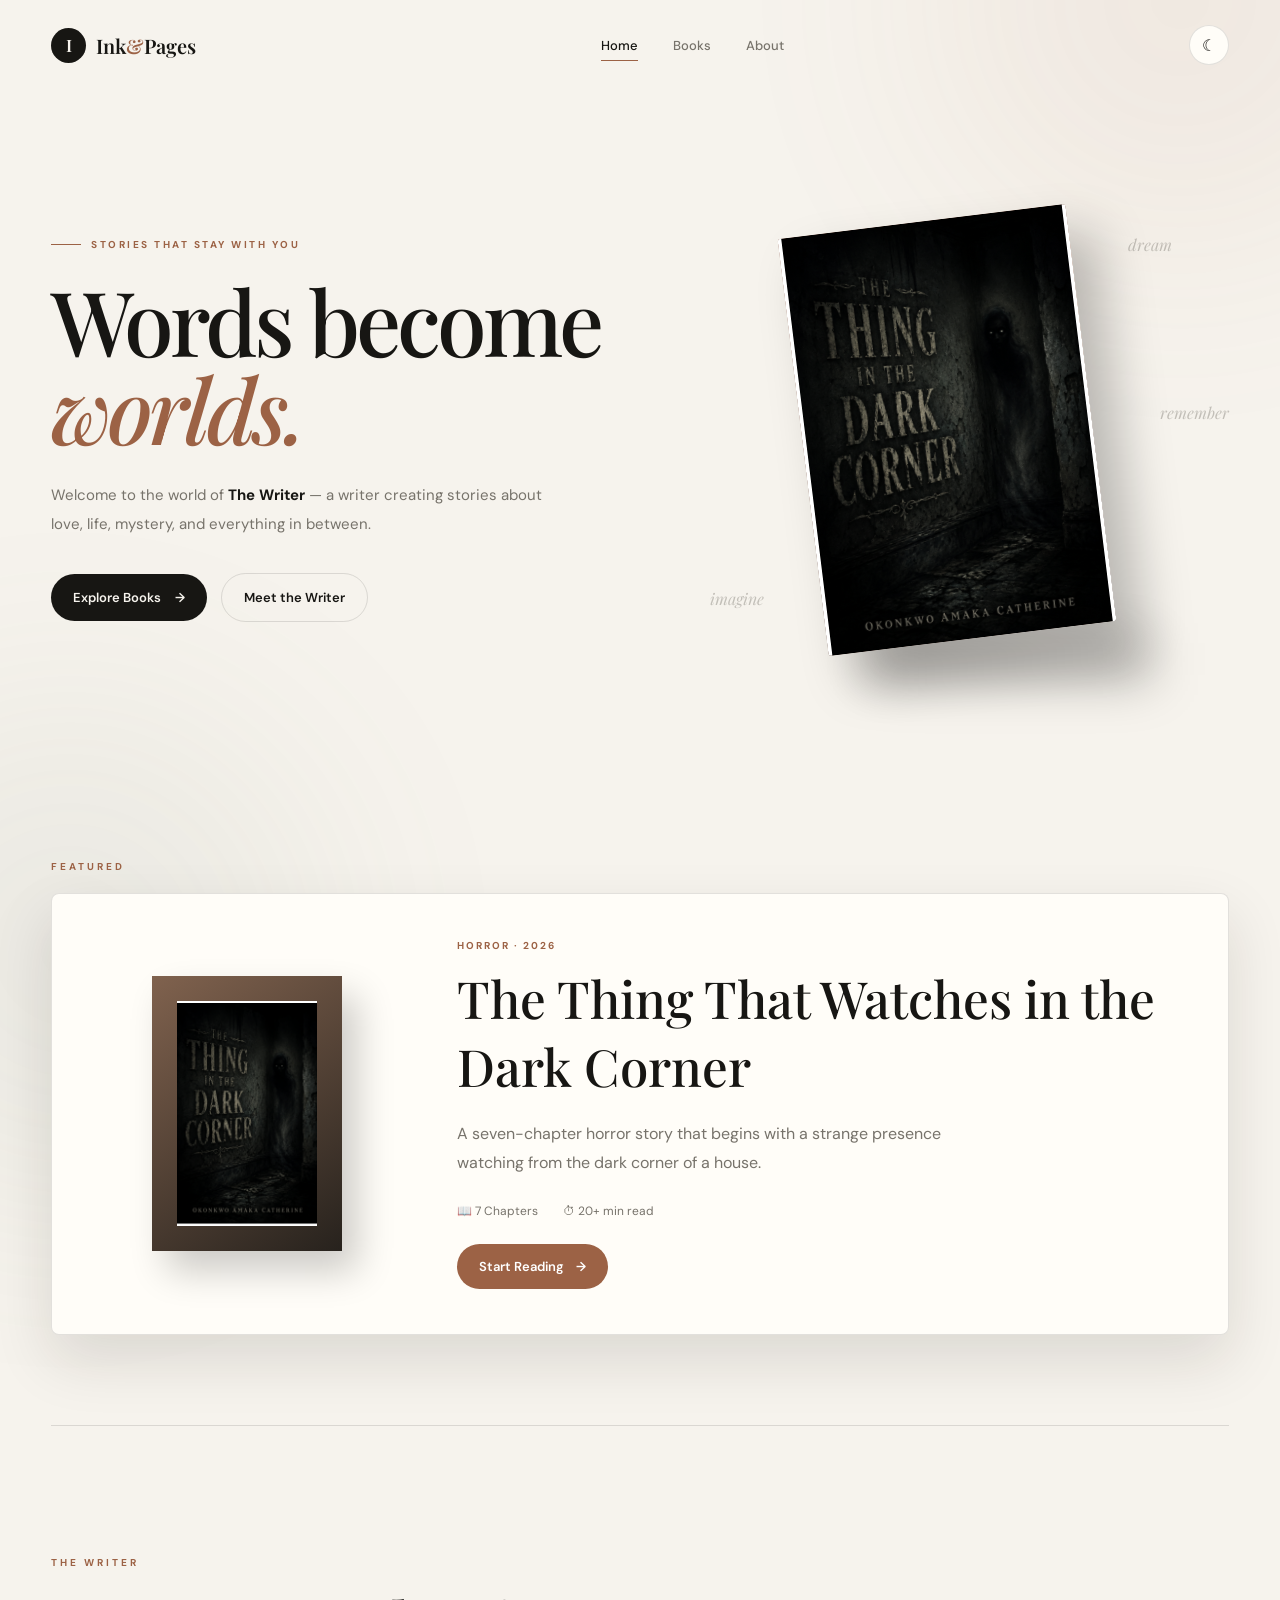
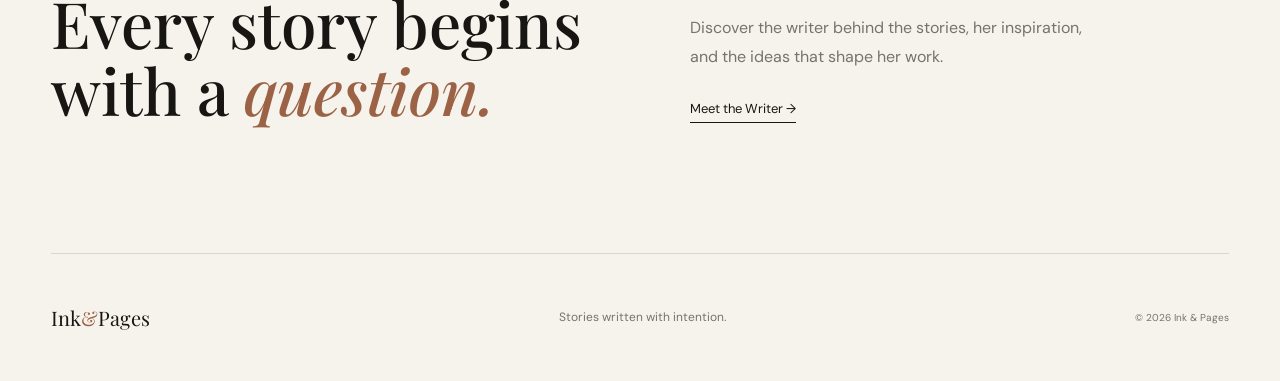
<file: index.html>
<!DOCTYPE html>
<html lang="en">
<head>
    <meta charset="UTF-8">
    <meta name="viewport" content="width=device-width, initial-scale=1.0">

    <title>Ink & Pages | A Writer's World</title>

    <link rel="stylesheet" href="css/style.css">
</head>

<body>

    <!-- NAVIGATION -->
    <header class="navbar">

        <a href="index.html" class="logo">
            <span class="logo-mark">I</span>
            <span>Ink<span>&</span>Pages</span>
        </a>

        <nav>
            <a href="index.html" class="active">Home</a>
            <a href="books.html">Books</a>
            <a href="about.html">About</a>
        </nav>

        <button
            class="theme-btn"
            id="themeBtn"
            aria-label="Toggle dark mode"
        >
            ☾
        </button>

    </header>


    <!-- HERO -->
    <main>

        <section class="hero">

            <div class="hero-content">

                <div class="eyebrow">
                    <span></span>
                    STORIES THAT STAY WITH YOU
                </div>

                <h1>
                    Words become
                    <em>worlds.</em>
                </h1>

                <p class="hero-description">
                    Welcome to the world of
                    <strong>The Writer</strong> —
                    a writer creating stories about love,
                    life, mystery, and everything in between.
                </p>

                <div class="hero-buttons">

                    <a
                        href="books.html"
                        class="primary-btn"
                    >
                        Explore Books
                        <span>→</span>
                    </a>

                    <a
                        href="about.html"
                        class="secondary-btn"
                    >
                        Meet the Writer
                    </a>

                </div>

            </div>


            <!-- HERO BOOK -->
            <div class="hero-visual">

                <div class="floating-word word-one">
                    dream
                </div>

                <div class="floating-word word-two">
                    imagine
                </div>

                <div class="floating-word word-three">
                    remember
                </div>

                <div class="book-display">

                    <div class="book-shadow"></div>

                    <div class="book-cover">
                        <img
                            src="assets/images/the-thing-that-watches-in-the-dark-corner.png"
                            alt="The Thing That Watches in the Dark Corner book cover"
                            class="home-book-cover-image"
                        >
                    </div>

                </div>

            </div>

        </section>


        <!-- FEATURED BOOK -->
        <section class="featured">

            <p class="section-label">
                FEATURED
            </p>

            <div class="featured-card">

                <div class="featured-cover">

                    <div class="mini-cover">
                        <img
                            src="assets/images/the-thing-that-watches-in-the-dark-corner.png"
                            alt="The Thing That Watches in the Dark Corner book cover"
                            class="featured-book-cover-image"
                        >
                    </div>

                </div>


                <div class="featured-info">

                    <p class="book-category">
                        HORROR · 2026
                    </p>

                    <h2>
                        The Thing That Watches in the Dark Corner
                    </h2>

                    <p>
                        A seven-chapter horror story that begins with a strange presence watching from the dark corner of a house.
                    </p>

                    <div class="featured-meta">

                        <span>📖 7 Chapters</span>

                        <span>⏱ 20+ min read</span>

                    </div>

                    <a
                        href="reader/book.html?id=the-thing-that-watches-in-the-dark-corner"
                        class="read-btn"
                    >
                        Start Reading
                        <span>→</span>
                    </a>

                </div>

            </div>

        </section>


        <!-- ABOUT PREVIEW -->
        <section class="about-preview">

            <div>

                <p class="section-label">
                    THE WRITER
                </p>

                <h2>
                    Every story begins
                    with a <em>question.</em>
                </h2>

            </div>

            <div>

                <p>
                    Discover the writer behind the stories,
                    her inspiration, and the ideas that shape
                    her work.
                </p>

                <a
                    href="about.html"
                    class="text-link"
                >
                    Meet the Writer →
                </a>

            </div>

        </section>

    </main>


    <!-- FOOTER -->
    <footer>

        <div class="footer-logo">
            Ink<span>&</span>Pages
        </div>

        <p>
            Stories written with intention.
        </p>

        <small>
            © 2026 Ink & Pages
        </small>

    </footer>


    <script src="js/main.js"></script>

</body>
</html>
</file>
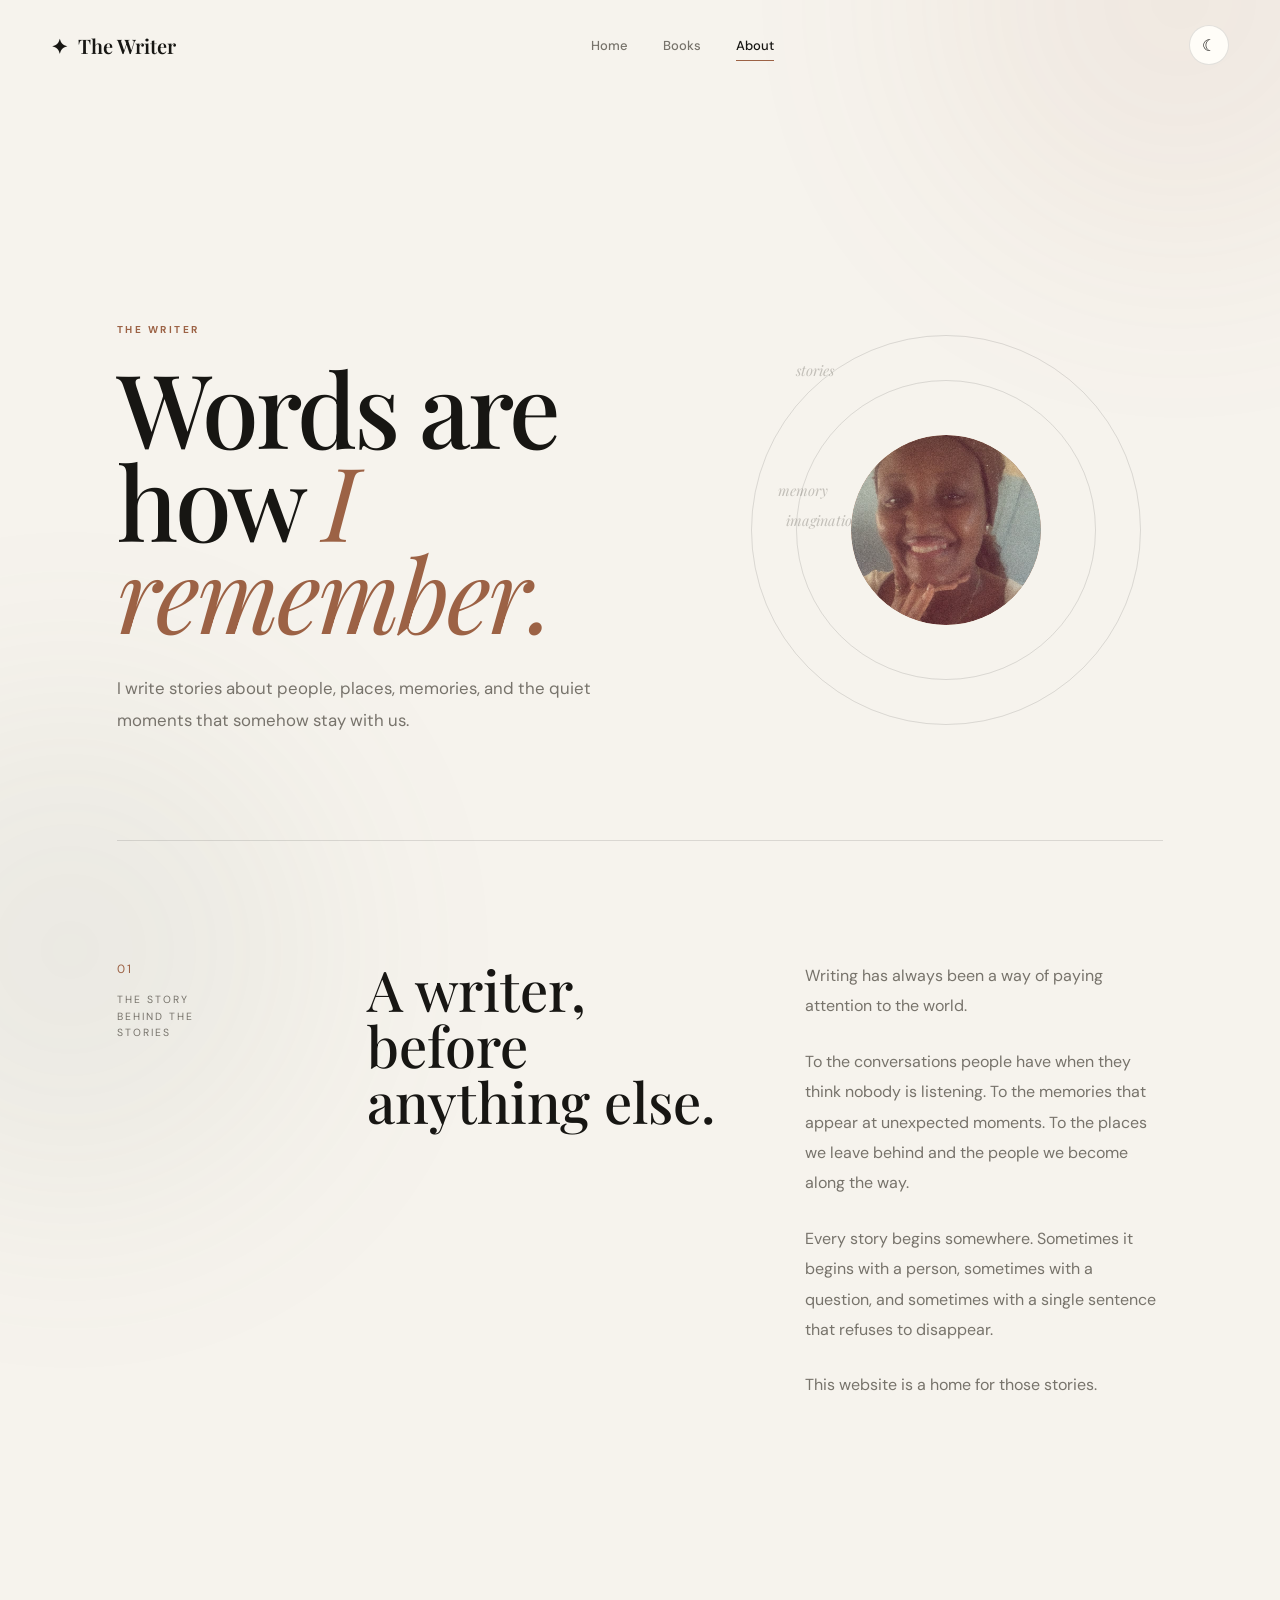
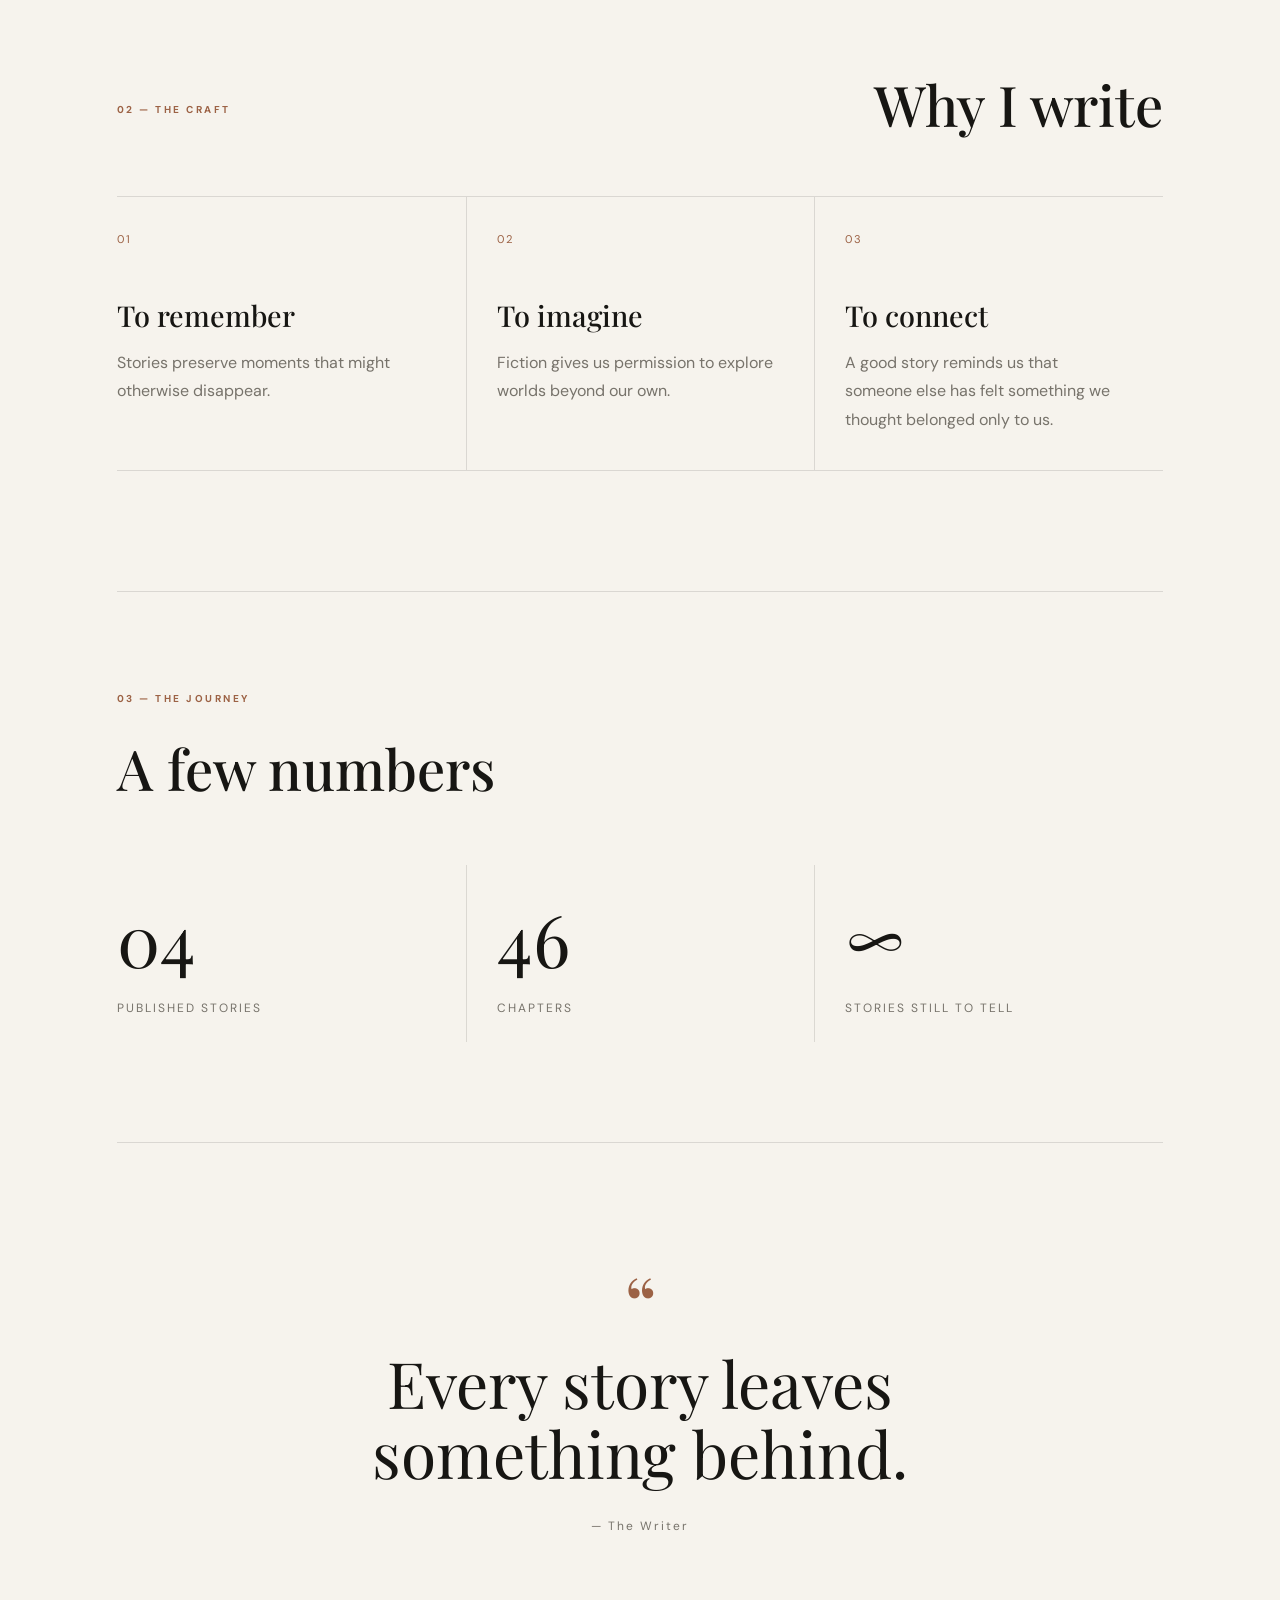
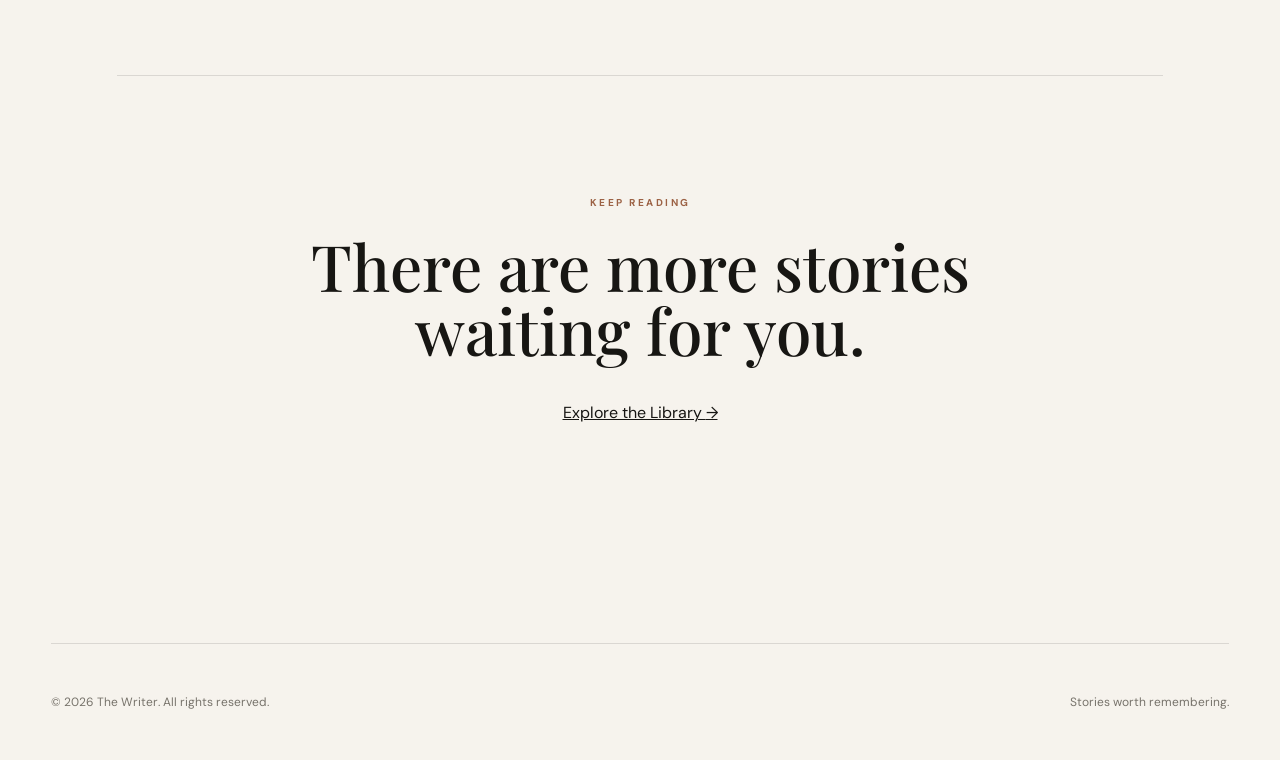
<file: about.html>
<!DOCTYPE html>
<html lang="en">

<head>

    <meta charset="UTF-8">

    <meta name="viewport" content="width=device-width, initial-scale=1.0">

    <title>About | The Writer</title>

    <link rel="stylesheet" href="css/style.css">

    <link rel="stylesheet" href="css/about.css">

</head>


<body>


    <!-- ================================
     NAVIGATION
================================ -->

    <header class="navbar">

        <a href="index.html" class="logo">
            <span>✦</span> The Writer
        </a>


        <nav>

            <a href="index.html">
                Home
            </a>

            <a href="books.html">
                Books
            </a>

            <a href="about.html" class="active">
                About
            </a>

        </nav>


        <button id="themeBtn" class="theme-btn">
            ☾
        </button>

    </header>



    <main class="about-page">


        <!-- ================================
     ABOUT HERO
================================ -->

        <section class="about-hero">


            <div class="about-intro">

                <span class="eyebrow">
                    THE WRITER
                </span>

                <h1>
                    Words are how
                    <em>I remember.</em>
                </h1>

                <p>
                    I write stories about people, places,
                    memories, and the quiet moments that
                    somehow stay with us.
                </p>

            </div>


            <div class="about-symbol">

                <div class="orbit orbit-one"></div>

                <div class="orbit orbit-two"></div>

                <div class="author-mark">
                        <img src="WhatsApp Image 2026-09-30 at 9.41.27 PM (1).jpeg" alt="Portrait of The Writer">
                </div>

                <span class="floating-word word-one">
                    stories
                </span>

                <span class="floating-word word-two">
                    memory
                </span>

                <span class="floating-word word-three">
                    imagination
                </span>

            </div>

        </section>



        <!-- ================================
     AUTHOR STORY
================================ -->

        <section class="author-story">


            <div class="story-label">

                <span>
                    01
                </span>

                <p>
                    THE STORY BEHIND THE STORIES
                </p>

            </div>


            <div class="story-content">

                <h2>
                    A writer,
                    <br>
                    before anything else.
                </h2>


                <div class="story-text">

                    <p>
                        Writing has always been a way of
                        paying attention to the world.
                    </p>

                    <p>
                        To the conversations people have
                        when they think nobody is listening.
                        To the memories that appear at
                        unexpected moments. To the places
                        we leave behind and the people we
                        become along the way.
                    </p>

                    <p>
                        Every story begins somewhere.
                        Sometimes it begins with a person,
                        sometimes with a question, and
                        sometimes with a single sentence
                        that refuses to disappear.
                    </p>

                    <p>
                        This website is a home for those
                        stories.
                    </p>

                </div>

            </div>

        </section>



        <!-- ================================
     WRITING PHILOSOPHY
================================ -->

        <section class="philosophy">


            <div class="philosophy-heading">

                <span class="eyebrow">
                    02 — THE CRAFT
                </span>

                <h2>
                    Why I write
                </h2>

            </div>


            <div class="philosophy-grid">


                <article class="philosophy-card">

                    <span class="card-number">
                        01
                    </span>

                    <h3>
                        To remember
                    </h3>

                    <p>
                        Stories preserve moments that
                        might otherwise disappear.
                    </p>

                </article>


                <article class="philosophy-card">

                    <span class="card-number">
                        02
                    </span>

                    <h3>
                        To imagine
                    </h3>

                    <p>
                        Fiction gives us permission to
                        explore worlds beyond our own.
                    </p>

                </article>


                <article class="philosophy-card">

                    <span class="card-number">
                        03
                    </span>

                    <h3>
                        To connect
                    </h3>

                    <p>
                        A good story reminds us that
                        someone else has felt something
                        we thought belonged only to us.
                    </p>

                </article>


            </div>

        </section>



        <!-- ================================
     WRITING STATS
================================ -->

        <section class="writer-stats">


            <div class="stats-heading">

                <span class="eyebrow">
                    03 — THE JOURNEY
                </span>

                <h2>
                    A few numbers
                </h2>

            </div>


            <div class="stats-grid">


                <div class="stat">

                    <strong>
                        04
                    </strong>

                    <span>
                        Published stories
                    </span>

                </div>


                <div class="stat">

                    <strong>
                        46
                    </strong>

                    <span>
                        Chapters
                    </span>

                </div>


                <div class="stat">

                    <strong>
                        ∞
                    </strong>

                    <span>
                        Stories still to tell
                    </span>

                </div>


            </div>

        </section>



        <!-- ================================
     QUOTE
================================ -->

        <section class="writer-quote">

            <div class="quote-mark">
                “
            </div>

            <blockquote>
                Every story leaves something behind.
            </blockquote>

            <span>
                — The Writer
            </span>

        </section>



        <!-- ================================
     CTA
================================ -->

        <section class="about-cta">

            <span class="eyebrow">
                KEEP READING
            </span>

            <h2>
                There are more stories
                waiting for you.
            </h2>

            <a href="books.html" class="start-reading">
                Explore the Library

                <span>
                    →
                </span>

            </a>

        </section>


    </main>



    <!-- ================================
     FOOTER
================================ -->

    <footer class="footer">

        <p>
            © 2026 The Writer.
            All rights reserved.
        </p>

        <span>
            Stories worth remembering.
        </span>

    </footer>



    <script src="js/main.js"></script>

</body>

</html>
</file>
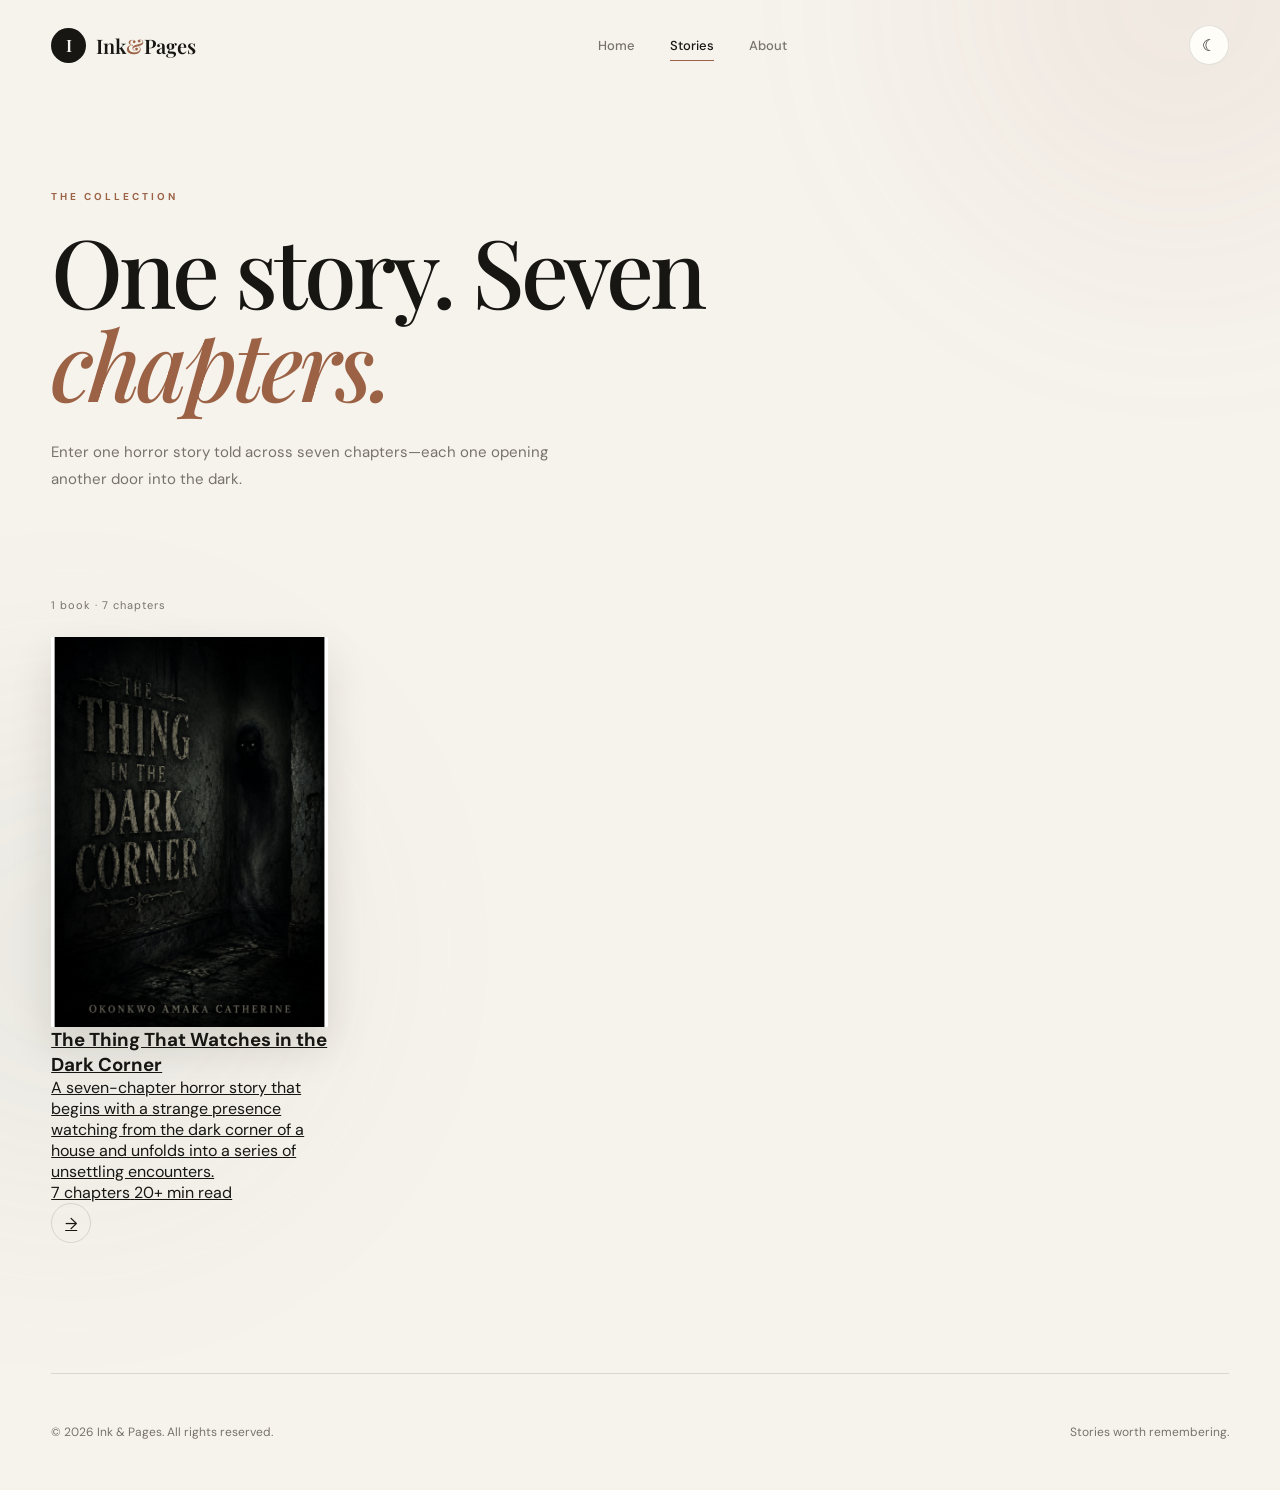
<file: books.html>
<!DOCTYPE html>
<html lang="en">
<head>
<meta charset="UTF-8">
<meta name="viewport" content="width=device-width, initial-scale=1.0">
<title>Stories | Ink & Pages</title>
<link rel="stylesheet" href="css/style.css">
<link rel="stylesheet" href="css/books.css">
</head>
<body>
<header class="navbar">
<a href="index.html" class="logo"><span class="logo-mark">I</span><span>Ink<span>&</span>Pages</span></a>
<nav><a href="index.html">Home</a><a href="books.html" class="active">Stories</a><a href="about.html">About</a></nav>
<button class="theme-btn" id="themeBtn" aria-label="Toggle dark mode">☾</button>
</header>
<main>
<section class="books-hero">
<p class="section-label">THE COLLECTION</p>
<h1>One story. Seven <em>chapters.</em></h1>
<p>Enter one horror story told across seven chapters—each one opening another door into the dark.</p>
</section>
<section class="library">
<div class="results-info"><span id="resultsCount">1 book · 7 chapters</span></div>
<div class="library-grid" id="libraryGrid"></div>

</section>
</main>
<footer class="footer"><p>© 2026 Ink & Pages. All rights reserved.</p><span>Stories worth remembering.</span></footer>
<script src="js/main.js"></script><script src="js/books.js"></script>
</body>
</html>
</file>
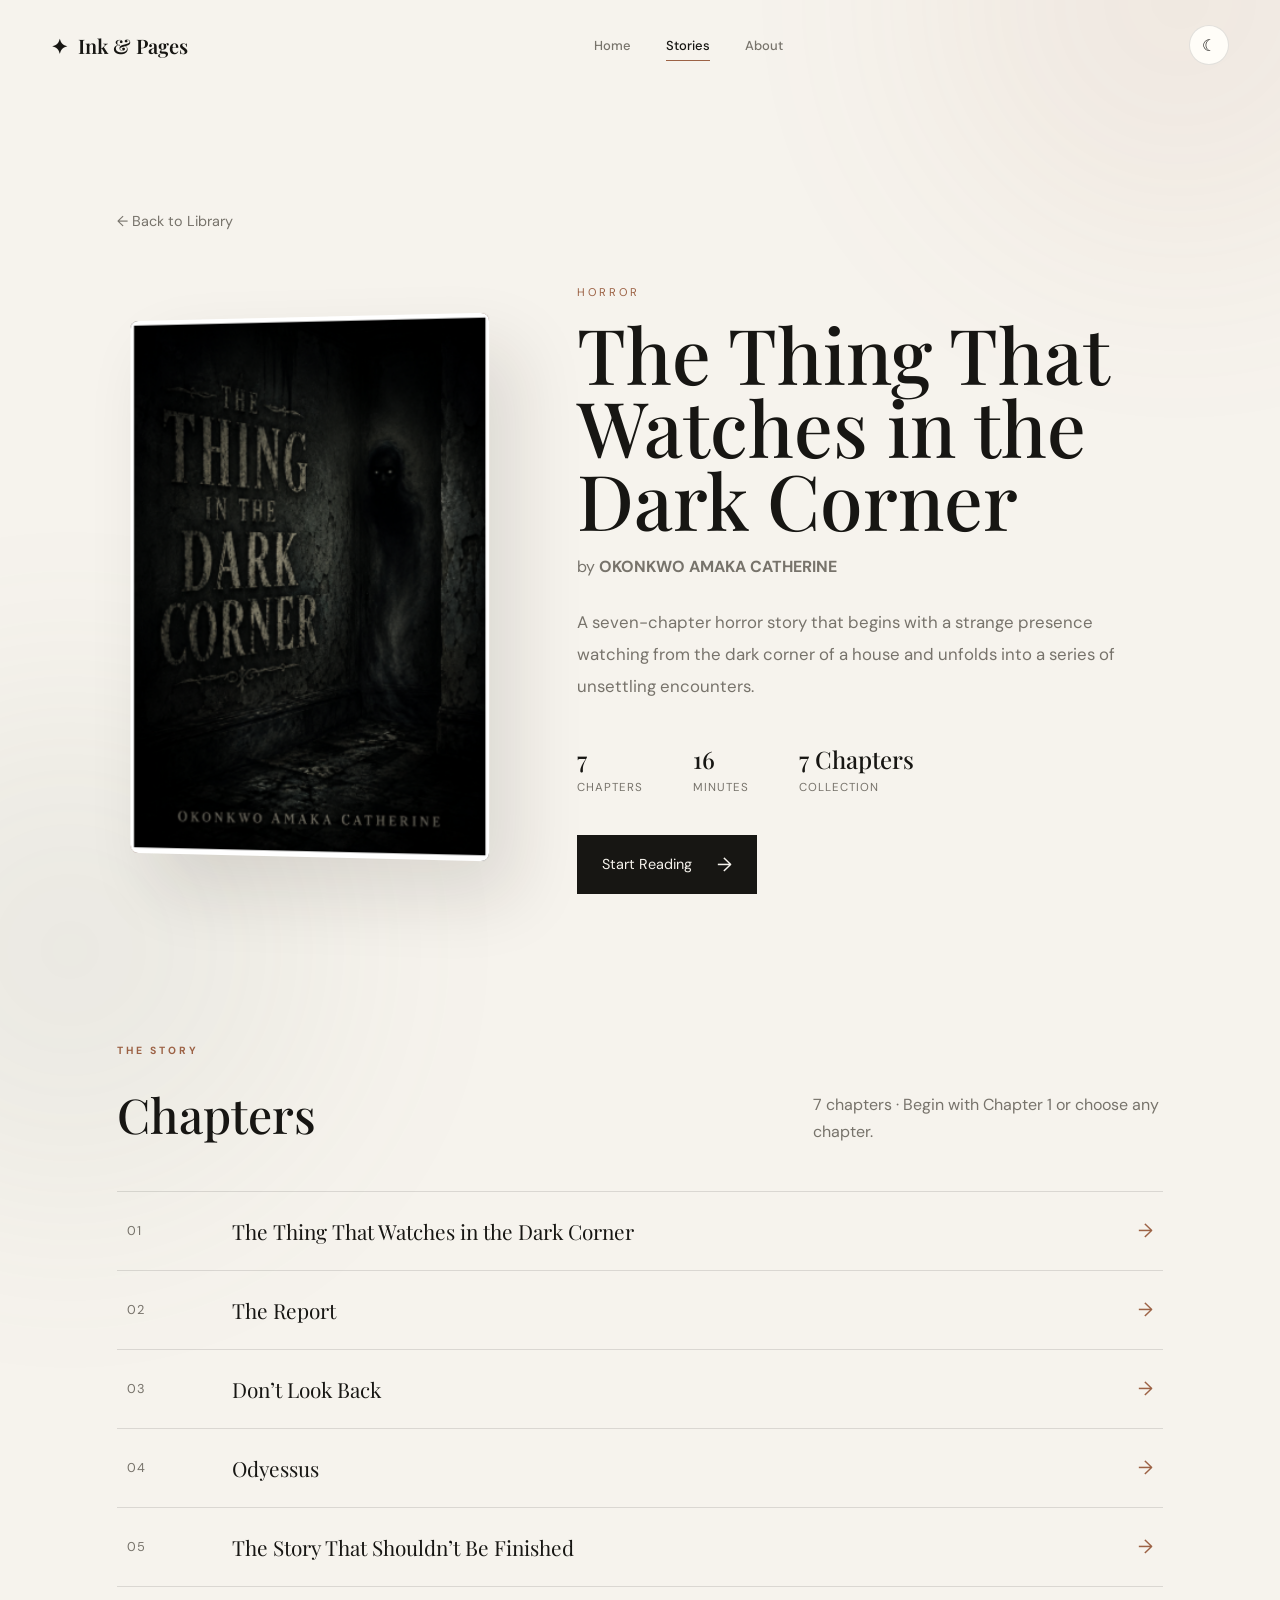
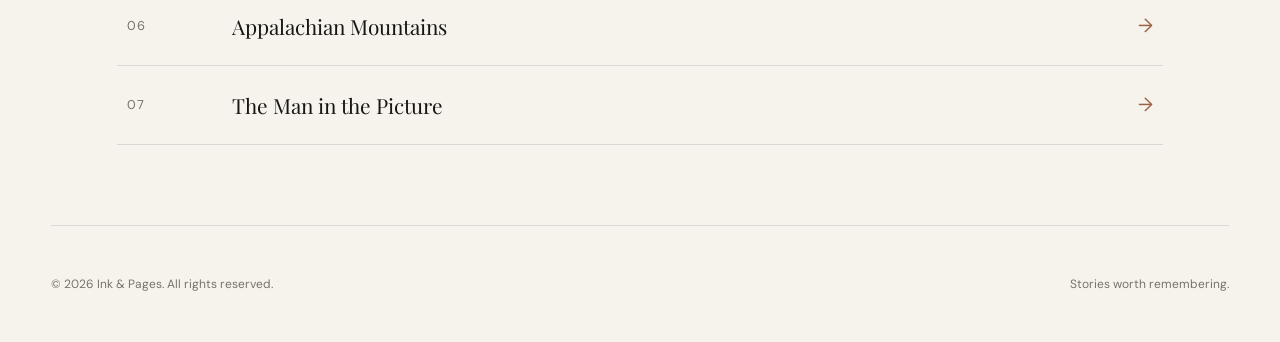
<file: reader/book.html>
<!DOCTYPE html>
<html lang="en">
<head>
    <meta charset="UTF-8">
    <meta name="viewport" content="width=device-width, initial-scale=1.0">

    <title>Story | Ink & Pages</title>

    <link rel="stylesheet" href="../css/style.css">
    <link rel="stylesheet" href="../css/reader.css">
</head>

<body>

<header class="navbar">

    <a href="../index.html" class="logo">
        <span>✦</span> Ink & Pages
    </a>

    <nav>
        <a href="../index.html">Home</a>
        <a href="../books.html" class="active">Stories</a>
        <a href="../about.html">About</a>
    </nav>

    <button id="themeBtn" class="theme-btn">☾</button>

</header>


<main class="book-page">

    <!-- BACK -->
    <a href="../books.html" class="back-link">
        ← Back to Library
    </a>


    <!-- BOOK HERO -->
    <section class="book-hero">

        <div class="book-cover-large" id="bookCover">
            <img
                src="../assets/images/the-thing-that-watches-in-the-dark-corner.png"
                alt="The Thing That Watches in the Dark Corner book cover"
                class="book-cover-image"
            >
        </div>


        <div class="book-details">

            <span class="book-label" id="bookGenre">
                HORROR
            </span>

            <h1 id="bookTitle">
                The Thing That Watches in the Dark Corner
            </h1>

            <p class="book-author">
                by <strong id="bookAuthor">Writer’s Collection</strong>
            </p>

            <p class="book-description" id="bookDescription">
                Some stories end quietly. Others remain with us long
                after the final page.
            </p>


            <div class="book-stats">

                <div>
                    <strong id="chapterCount">7</strong>
                    <span>Chapters</span>
                </div>

                <div>
                    <strong id="readingTime">20+</strong>
                    <span>Minutes</span>
                </div>

                <div>
                    <strong id="bookYear">7 Chapters</strong>
                    <span>Collection</span>
                </div>

            </div>


            <a
                href="#chapters"
                class="start-reading"
                id="startReading"
            >
                Start Reading
                <span>→</span>
            </a>

        </div>

    </section>


    <!-- CHAPTERS -->
    <section class="chapters-section" id="chapters">

        <div class="section-heading">

            <div>
                <span class="eyebrow">THE STORY</span>

                <h2>
                    Chapters
                </h2>
            </div>

            <p id="chapterIntro">
                Seven chapters. One story book. Begin at Chapter 1.
            </p>

        </div>


        <div class="chapter-list" id="chapterList">
            <!-- JavaScript will generate chapters here -->
        </div>

    </section>

</main>


<footer class="footer">

    <p>
        © 2026 Ink & Pages. All rights reserved.
    </p>

    <span>
        Stories worth remembering.
    </span>

</footer>


<script src="../js/main.js"></script>
<script src="../js/reader.js"></script>

</body>
</html>
</file>
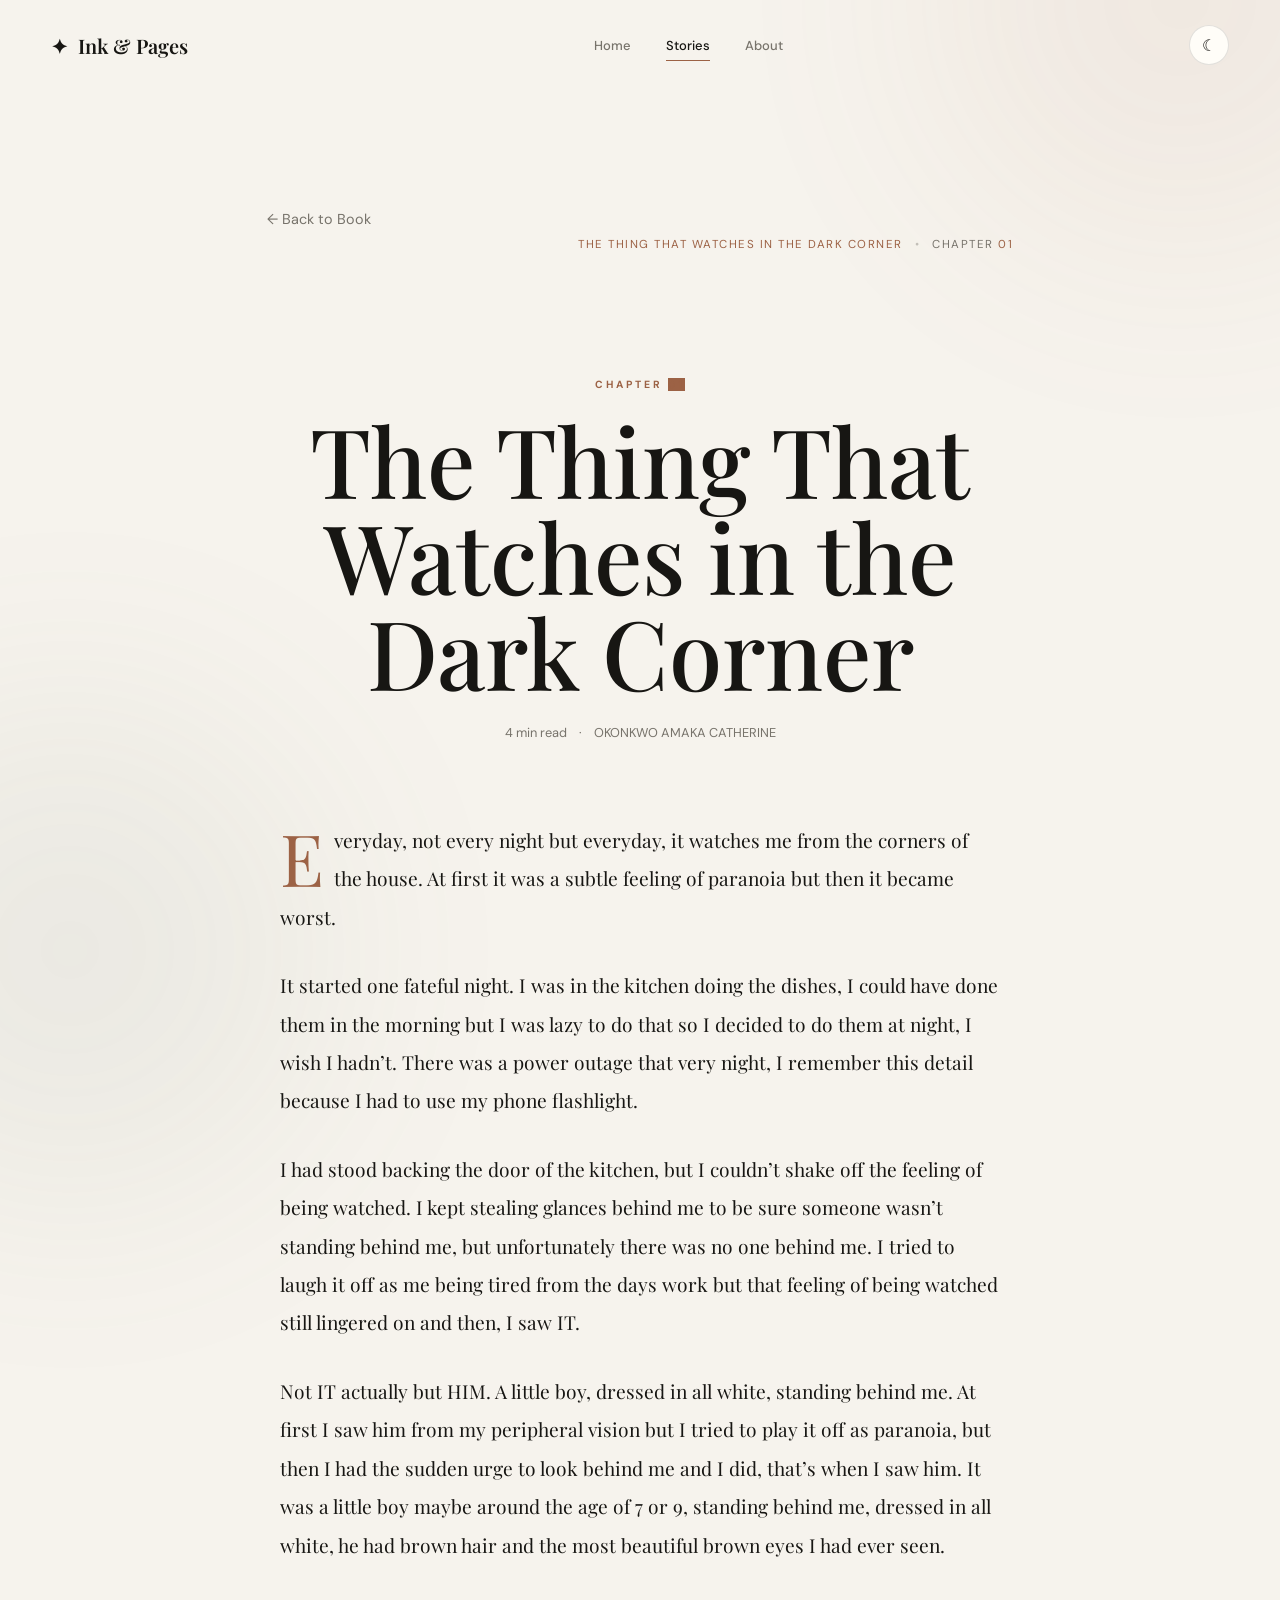
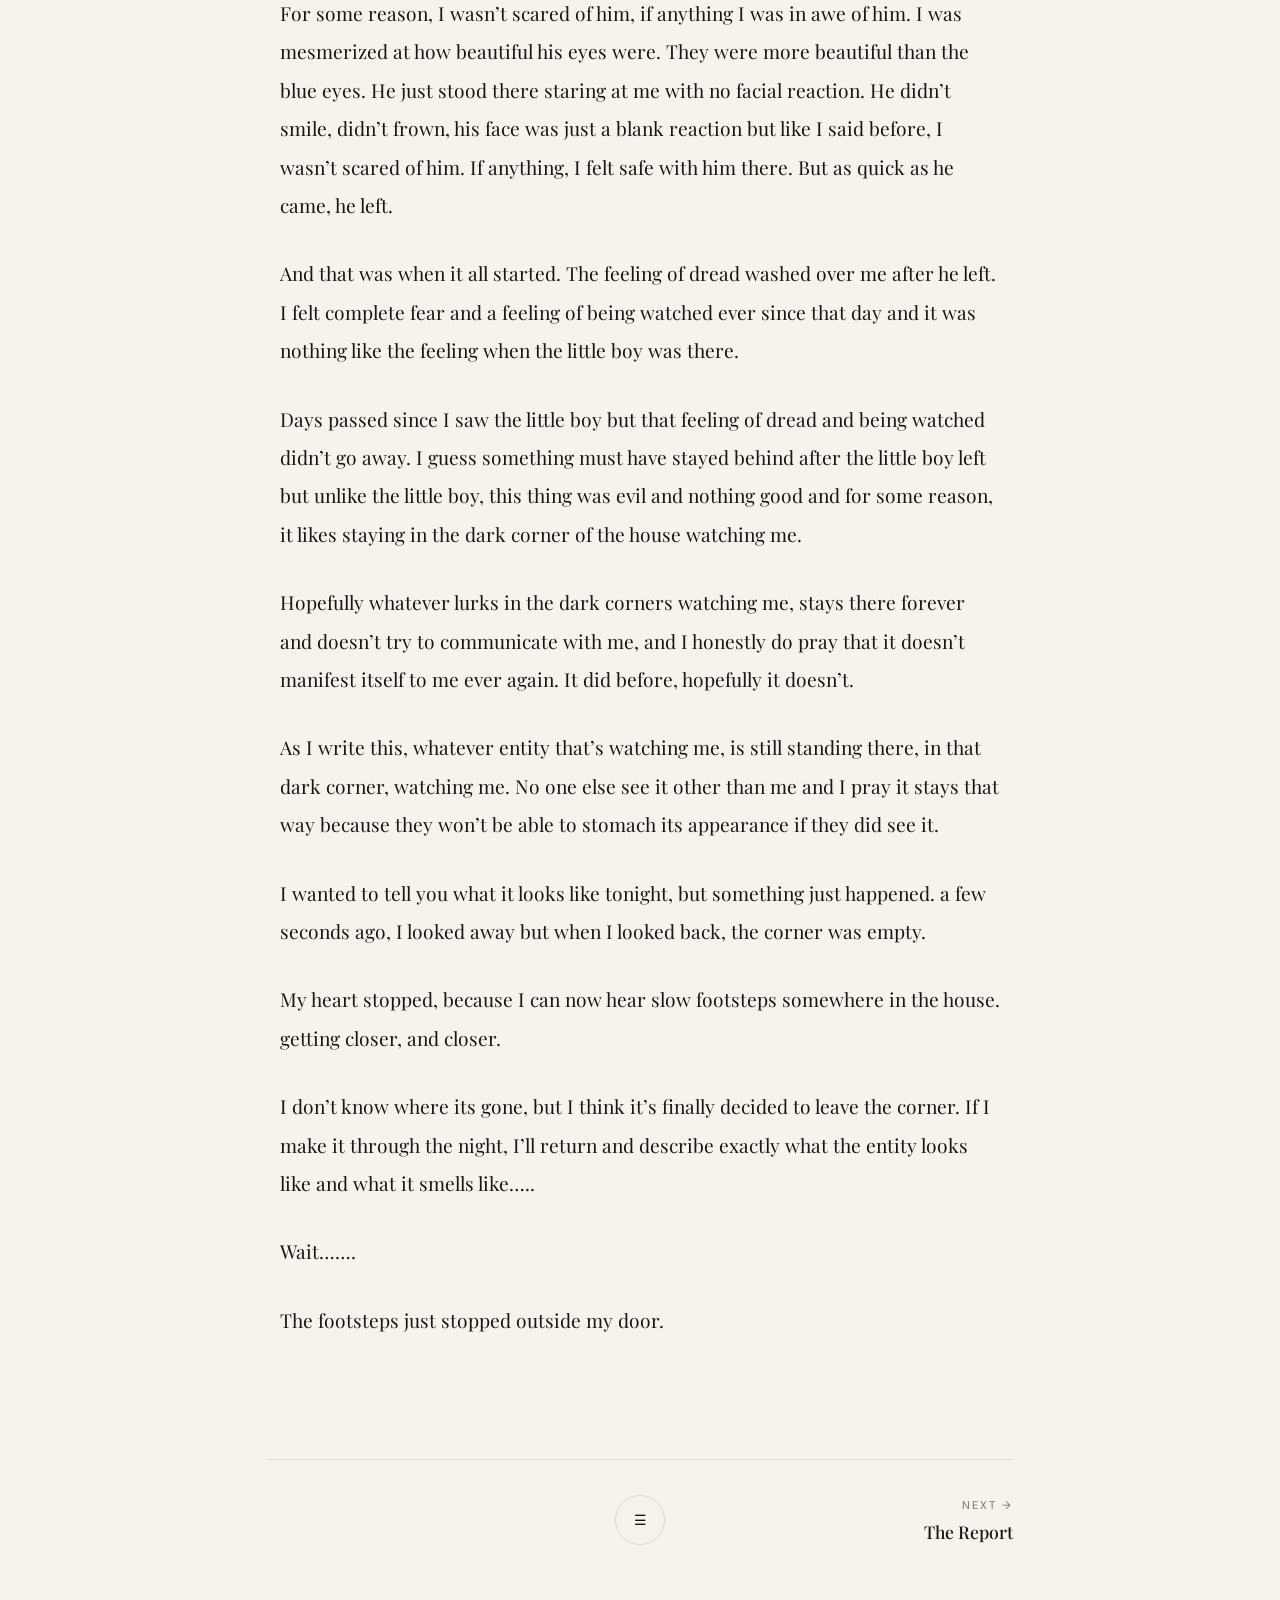
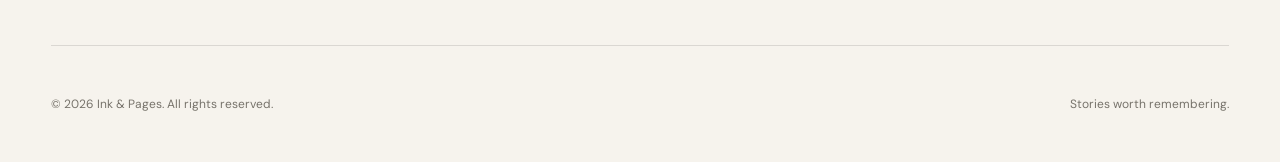
<file: reader/chapter.html>
<!DOCTYPE html>
<html lang="en">
<head>
    <meta charset="UTF-8">
    <meta name="viewport" content="width=device-width, initial-scale=1.0">

    <title>Reading | Ink & Pages</title>

    <link rel="stylesheet" href="../css/style.css">
    <link rel="stylesheet" href="../css/reader.css">
</head>

<body>

<!-- READING PROGRESS -->
<div class="reading-progress">
    <div id="progressBar"></div>
</div>


<header class="navbar">

    <a href="../index.html" class="logo">
        <span>✦</span> Ink & Pages
    </a>

    <nav>
        <a href="../index.html">Home</a>
        <a href="../books.html" class="active">Stories</a>
        <a href="../about.html">About</a>
    </nav>

    <button id="themeBtn" class="theme-btn">
        ☾
    </button>

</header>


<main class="reader-page">

    <!-- READER HEADER -->

    <div class="reader-header">

        <a
            href="#"
            id="backToBook"
            class="back-link"
        >
            ← Back to Book
        </a>

        <div class="reader-meta">

            <span id="readerBook">
                THE THING THAT WATCHES IN THE DARK CORNER
            </span>

            <span class="meta-dot">•</span>

            <span>
                Chapter <span id="chapterNumber">01</span>
            </span>

        </div>

    </div>


    <!-- CHAPTER TITLE -->

    <section class="chapter-heading">

        <span class="eyebrow">
            CHAPTER <span id="headingNumber">01</span>
        </span>

        <h1 id="chapterTitle">
            The Letter
        </h1>

        <div class="chapter-info">

            <span id="readingTime">
                5 min read
            </span>

            <span>·</span>

            <span id="bookAuthor">
                Ink & Pages
            </span>

        </div>

    </section>


    <!-- STORY -->

    <article
        class="story"
        id="storyContent"
    >

        <!-- JavaScript inserts the story here -->

    </article>


    <!-- CHAPTER NAVIGATION -->

    <section class="chapter-navigation">

        <a
            href="#"
            id="previousChapter"
            class="chapter-nav previous"
        >
            <span class="nav-label">
                ← Previous
            </span>

            <strong id="previousTitle">
                Previous Chapter
            </strong>
        </a>


        <a
            href="#"
            id="chapterListLink"
            class="chapter-list-button"
        >
            ☰
            <span>Chapters</span>
        </a>


        <a
            href="#"
            id="nextChapter"
            class="chapter-nav next"
        >
            <span class="nav-label">
                Next →
            </span>

            <strong id="nextTitle">
                Next Chapter
            </strong>
        </a>

    </section>

</main>


<footer class="footer">

    <p>
        © 2026 Ink & Pages. All rights reserved.
    </p>

    <span>
        Stories worth remembering.
    </span>

</footer>


<script src="../js/main.js"></script>
<script src="../js/reader.js"></script>

</body>
</html>
</file>
<file: css/style.css>
@import url('https://fonts.googleapis.com/css2?family=DM+Sans:wght@400;500;600;700&family=Playfair+Display:ital,wght@0,500;0,600;0,700;1,500;1,600&display=swap');


/* ==============================
   RESET
============================== */

* {
    margin: 0;
    padding: 0;
    box-sizing: border-box;
}

html {
    scroll-behavior: smooth;
}

body {
    background: #f6f3ed;
    color: #171613;
    font-family: "DM Sans", sans-serif;

    overflow-x: hidden;

    transition:
        background 0.4s ease,
        color 0.4s ease;
}

a {
    color: inherit;
}

button,
input {
    font: inherit;
}


/* ==============================
   THEME VARIABLES
============================== */

:root {
    --bg: #f6f3ed;
    --surface: #fffdf8;
    --text: #171613;
    --muted: #77736b;

    --accent: #9c6245;
    --accent-dark: #70422e;

    --border: rgba(23, 22, 19, 0.12);

    --shadow: rgba(35, 25, 15, 0.12);
}

body.dark {
    --bg: #141311;
    --surface: #1d1b18;
    --text: #f5f0e8;
    --muted: #aaa39a;

    --accent: #d18a65;
    --accent-dark: #e2a27f;

    --border: rgba(255, 255, 255, 0.1);

    --shadow: rgba(0, 0, 0, 0.45);
}

body {
    background: var(--bg);
    color: var(--text);
}


/* ==============================
   BACKGROUND ATMOSPHERE
============================== */

body::before,
body::after {
    content: "";
    position: fixed;

    width: 500px;
    height: 500px;

    border-radius: 50%;

    filter: blur(120px);

    opacity: 0.08;

    pointer-events: none;

    z-index: -1;
}

body::before {
    background: #b47b5d;

    top: -250px;
    right: -150px;
}

body::after {
    background: #74856f;

    bottom: -300px;
    left: -180px;
}


/* ==============================
   NAVBAR
============================== */

.navbar {
    width: min(1200px, 92%);
    height: 90px;

    margin: auto;

    display: flex;
    align-items: center;
    justify-content: space-between;

    position: relative;
    z-index: 20;
}


/* LOGO */

.logo {
    display: flex;
    align-items: center;
    gap: 10px;

    text-decoration: none;

    font-family: "Playfair Display", serif;

    font-size: 20px;
    font-weight: 600;
}

.logo > span:last-child span {
    color: var(--accent);
}

.logo-mark {
    width: 35px;
    height: 35px;

    display: grid;
    place-items: center;

    border-radius: 50%;

    background: var(--text);
    color: var(--bg);

    font-size: 17px;
}


/* NAV LINKS */

nav {
    display: flex;
    align-items: center;
    gap: 35px;
}

nav a {
    position: relative;

    text-decoration: none;

    color: var(--muted);

    font-size: 13px;
    font-weight: 500;

    transition: color 0.3s ease;
}

nav a::after {
    content: "";

    position: absolute;

    left: 0;
    bottom: -7px;

    width: 0;
    height: 1px;

    background: var(--accent);

    transition: width 0.3s ease;
}

nav a:hover,
nav a.active {
    color: var(--text);
}

nav a:hover::after,
nav a.active::after {
    width: 100%;
}


/* THEME BUTTON */

.theme-btn {
    width: 40px;
    height: 40px;

    border-radius: 50%;

    border: 1px solid var(--border);

    background: var(--surface);
    color: var(--text);

    cursor: pointer;

    transition:
        transform 0.3s ease,
        background 0.3s ease;
}

.theme-btn:hover {
    transform: rotate(20deg) scale(1.05);
}


/* ==============================
   HERO
============================== */

.hero {
    width: min(1200px, 92%);
    min-height: 680px;

    margin: auto;

    display: grid;
    grid-template-columns: 1fr 1fr;

    align-items: center;

    gap: 50px;
}


/* HERO TEXT */

.hero-content {
    animation: heroEnter 1s ease forwards;
}

@keyframes heroEnter {
    from {
        opacity: 0;
        transform: translateY(35px);
    }

    to {
        opacity: 1;
        transform: translateY(0);
    }
}


.eyebrow {
    display: flex;
    align-items: center;
    gap: 10px;

    color: var(--accent);

    font-size: 10px;
    font-weight: 700;

    letter-spacing: 2.5px;

    margin-bottom: 25px;
}

.eyebrow span {
    width: 30px;
    height: 1px;

    background: var(--accent);
}


.hero h1 {
    max-width: 700px;

    font-family: "Playfair Display", serif;

    font-size: clamp(55px, 7vw, 92px);

    font-weight: 500;

    line-height: 0.98;

    letter-spacing: -4px;
}

.hero h1 em {
    color: var(--accent);
    font-style: italic;
}


.hero-description {
    max-width: 500px;

    margin-top: 30px;

    color: var(--muted);

    font-size: 15px;

    line-height: 1.9;
}

.hero-description strong {
    color: var(--text);
}


/* HERO BUTTONS */

.hero-buttons {
    display: flex;
    align-items: center;
    gap: 14px;

    margin-top: 35px;
}

.primary-btn,
.secondary-btn {
    display: inline-flex;
    align-items: center;

    padding: 15px 22px;

    border-radius: 100px;

    text-decoration: none;

    font-size: 13px;
    font-weight: 600;

    transition:
        transform 0.3s ease,
        box-shadow 0.3s ease,
        background 0.3s ease;
}

.primary-btn {
    background: var(--text);
    color: var(--bg);
}

.primary-btn span {
    margin-left: 14px;

    transition: transform 0.3s ease;
}

.primary-btn:hover {
    transform: translateY(-4px);

    box-shadow:
        0 15px 35px var(--shadow);
}

.primary-btn:hover span {
    transform: translateX(4px);
}

.secondary-btn {
    border: 1px solid var(--border);

    color: var(--text);
}

.secondary-btn:hover {
    transform: translateY(-3px);

    background: var(--surface);
}


/* ==============================
   HERO BOOK
============================== */

.hero-visual {
    height: 560px;

    position: relative;

    display: grid;
    place-items: center;
}


.book-display {
    position: relative;

    transform: rotate(-7deg);

    animation: floatingBook 5s ease-in-out infinite;
}

@keyframes floatingBook {

    0%,
    100% {
        transform: rotate(-7deg) translateY(0);
    }

    50% {
        transform: rotate(-4deg) translateY(-18px);
    }
}


.book-cover {
    width: 290px;
    height: 420px;

    padding: 35px;

    display: flex;
    flex-direction: column;
    justify-content: space-between;

    border-radius: 3px;

    color: #fff8ed;

    background:
        radial-gradient(
            circle at 80% 20%,
            #d49b78,
            transparent 25%
        ),
        linear-gradient(
            145deg,
            #7b4631,
            #332019
        );

    box-shadow:
        25px 30px 50px rgba(0, 0, 0, 0.25),
        inset 0 0 0 1px rgba(255,255,255,0.1);

    position: relative;
    overflow: hidden;
}


/* BOOK GLOW */

.home-book-cover-image {
    width: 100%;
    height: 100%;
    display: block;
    object-fit: cover;
    position: absolute;
    inset: 0;
    z-index: 1;
}

.book-cover::before {
    content: "";

    position: absolute;

    width: 180px;
    height: 180px;

    border-radius: 50%;

    background: rgba(255,255,255,0.08);

    filter: blur(25px);

    top: 120px;
    left: 50px;

    animation: coverGlow 4s ease-in-out infinite;
}

@keyframes coverGlow {

    0%,
    100% {
        transform: scale(1);
        opacity: 0.5;
    }

    50% {
        transform: scale(1.3);
        opacity: 1;
    }
}


.cover-top {
    font-size: 9px;

    letter-spacing: 3px;
}

.cover-title {
    position: relative;
    z-index: 2;

    font-family: "Playfair Display", serif;

    font-size: 39px;

    line-height: 1;
}

.cover-title span {
    color: #eab28e;

    font-style: italic;
}

.cover-author {
    font-size: 10px;

    letter-spacing: 3px;
}


/* BOOK SHADOW */

.book-shadow {
    position: absolute;

    width: 280px;
    height: 40px;

    left: 40px;
    bottom: -45px;

    background: rgba(0,0,0,0.3);

    filter: blur(25px);

    transform: rotate(7deg);
}


/* FLOATING WORDS */

.floating-word {
    position: absolute;

    color: var(--muted);

    opacity: 0.4;

    font-family: "Playfair Display", serif;

    font-style: italic;

    animation: floatingWords 4s ease-in-out infinite;
}

.word-one {
    top: 15%;
    right: 10%;
}

.word-two {
    left: 8%;
    bottom: 18%;

    animation-delay: 1s;
}

.word-three {
    top: 45%;
    right: 0;

    animation-delay: 2s;
}

@keyframes floatingWords {

    0%,
    100% {
        transform: translateY(0);
    }

    50% {
        transform: translateY(-10px);
    }
}


/* ==============================
   FEATURED SECTION
============================== */

.featured {
    width: min(1200px, 92%);

    margin: auto;

    padding: 90px 0;
}

.section-label {
    margin-bottom: 20px;

    color: var(--accent);

    font-size: 10px;
    font-weight: 700;

    letter-spacing: 3px;
}


.featured-card {
    display: grid;

    grid-template-columns: 300px 1fr;

    gap: 60px;

    padding: 45px;

    background: var(--surface);

    border: 1px solid var(--border);

    border-radius: 8px;

    box-shadow: 0 25px 60px var(--shadow);
}


/* FEATURED COVER */

.featured-cover {
    display: grid;
    place-items: center;
}

.featured-book-cover-image {
    width: 100%;
    height: 100%;
    display: block;
    object-fit: cover;
}

.mini-cover {
    width: 190px;
    height: 275px;

    padding: 25px;

    display: flex;
    flex-direction: column;
    justify-content: space-between;

    color: #fff7ed;

    background:
        linear-gradient(
            145deg,
            #80624e,
            #27221d
        );

    box-shadow:
        15px 20px 35px rgba(0,0,0,0.2);
}

.mini-cover small {
    font-size: 8px;
    letter-spacing: 2px;
}

.mini-cover strong {
    font-family: "Playfair Display", serif;

    font-size: 24px;

    line-height: 1.1;
}

.mini-cover span {
    font-size: 8px;

    letter-spacing: 2px;
}


/* FEATURED CONTENT */

.featured-info {
    display: flex;
    flex-direction: column;

    justify-content: center;
}

.book-category {
    color: var(--accent);

    font-size: 10px;
    font-weight: 700;

    letter-spacing: 2px;
}

.featured-info h2 {
    margin: 12px 0 20px;

    font-family: "Playfair Display", serif;

    font-size: clamp(35px, 4vw, 55px);

    font-weight: 500;
}

.featured-info > p:not(.book-category) {
    max-width: 550px;

    color: var(--muted);

    line-height: 1.8;
}


.featured-meta {
    display: flex;
    gap: 25px;

    margin: 25px 0;

    color: var(--muted);

    font-size: 12px;
}


.read-btn {
    width: fit-content;

    display: inline-flex;
    align-items: center;

    padding: 14px 22px;

    border: none;

    border-radius: 100px;

    background: var(--accent);

    color: white;

    text-decoration: none;

    font-size: 13px;
    font-weight: 600;

    cursor: pointer;

    transition:
        transform 0.3s ease,
        background 0.3s ease;
}

.read-btn span {
    margin-left: 12px;

    transition: transform 0.3s ease;
}

.read-btn:hover {
    background: var(--accent-dark);

    transform: translateY(-3px);
}

.read-btn:hover span {
    transform: translateX(4px);
}


/* ==============================
   ABOUT PREVIEW
============================== */

.about-preview {
    width: min(1200px, 92%);

    margin: auto;

    padding: 130px 0;

    display: grid;

    grid-template-columns: 1fr 1fr;

    gap: 100px;

    align-items: end;

    border-top: 1px solid var(--border);
}

.about-preview h2 {
    max-width: 600px;

    font-family: "Playfair Display", serif;

    font-size: clamp(40px, 5vw, 65px);

    line-height: 1.05;

    font-weight: 500;
}

.about-preview h2 em {
    color: var(--accent);
}

.about-preview > div:last-child {
    max-width: 420px;
}

.about-preview > div:last-child > p {
    color: var(--muted);

    line-height: 1.8;

    margin-bottom: 25px;
}

.text-link {
    display: inline-block;

    padding-bottom: 5px;

    color: var(--text);

    border-bottom: 1px solid var(--text);

    text-decoration: none;

    font-size: 13px;

    transition:
        color 0.3s ease,
        border-color 0.3s ease;
}

.text-link:hover {
    color: var(--accent);

    border-color: var(--accent);
}


/* ==============================
   FOOTER
============================== */

footer {
    width: min(1200px, 92%);

    margin: auto;

    padding: 50px 0;

    display: flex;

    justify-content: space-between;
    align-items: center;

    border-top: 1px solid var(--border);

    color: var(--muted);

    font-size: 12px;
}

.footer-logo {
    font-family: "Playfair Display", serif;

    font-size: 20px;

    color: var(--text);
}

.footer-logo span {
    color: var(--accent);
}

footer small {
    font-size: 10px;
}


/* ==============================
   RESPONSIVE
============================== */

@media (max-width: 900px) {

    .hero {
        grid-template-columns: 1fr;

        text-align: center;

        padding-top: 50px;
    }

    .eyebrow {
        justify-content: center;
    }

    .hero-description {
        margin-left: auto;
        margin-right: auto;
    }

    .hero-buttons {
        justify-content: center;
    }

    .hero-visual {
        height: 500px;
    }

    .featured-card {
        grid-template-columns: 1fr;

        text-align: center;
    }

    .featured-info {
        align-items: center;
    }

    .about-preview {
        grid-template-columns: 1fr;

        gap: 40px;
    }
}


@media (max-width: 650px) {

    .navbar {
        height: 75px;
    }

    nav {
        display: none;
    }

    .hero h1 {
        font-size: clamp(50px, 15vw, 70px);

        letter-spacing: -2px;
    }

    .hero-visual {
        height: 440px;
    }

    .book-cover {
        width: 245px;
        height: 355px;

        padding: 28px;
    }

    .cover-title {
        font-size: 33px;
    }

    .featured {
        padding: 60px 0;
    }

    .featured-card {
        padding: 25px;

        gap: 35px;
    }

    .featured-meta {
        flex-direction: column;

        gap: 8px;
    }

    .about-preview {
        padding: 90px 0;
    }

    footer {
        flex-direction: column;

        gap: 15px;

        text-align: center;
    }
}
</file>
<file: css/about.css>
/* =========================================
   ABOUT PAGE
========================================= */

.about-page {
    max-width: 1200px;

    margin: auto;

    padding:
        130px 6% 100px;
}


/* =========================================
   ABOUT HERO
========================================= */

.about-hero {

    min-height: 620px;

    display: grid;

    grid-template-columns:
        1.1fr
        0.9fr;

    align-items: center;

    gap: 80px;

}


/* INTRO */

.about-intro {
    max-width: 650px;
}

.about-intro .eyebrow {
    display: block;

    margin-bottom: 25px;
}

.about-intro h1 {

    font-family:
        "Playfair Display",
        serif;

    font-size:
        clamp(4rem, 8vw, 7.5rem);

    font-weight: 500;

    line-height: 0.9;

    margin: 0 0 35px;

    letter-spacing: -3px;

}

.about-intro h1 em {

    color: var(--accent);

    font-weight: 400;

}

.about-intro p {

    max-width: 520px;

    color: var(--muted);

    font-size: 1.05rem;

    line-height: 1.9;

}


/* =========================================
   ABSTRACT AUTHOR MARK
========================================= */

.about-symbol {

    position: relative;

    width: 400px;

    height: 400px;

    margin: auto;

    display: flex;

    align-items: center;

    justify-content: center;

}


/* CENTRAL MARK */

.author-mark {

    width: 190px;

    height: 190px;

    border-radius: 50%;

    display: flex;

    align-items: center;

    justify-content: center;

    font-family:
        "Playfair Display",
        serif;

    font-size: 4rem;

    color: white;

    background:
        linear-gradient(
            145deg,
            var(--accent),
            var(--accent-dark)
        );

    box-shadow:
        0 30px 80px var(--shadow);

    animation:
        authorFloat 5s ease-in-out infinite;

    z-index: 3;

}


/* ORBITS */

.orbit {

    position: absolute;

    border:
        1px solid var(--border);

    border-radius: 50%;

    animation:
        orbitRotate 15s linear infinite;

}

.orbit-one {

    width: 300px;
    height: 300px;

}

.orbit-two {

    width: 390px;
    height: 390px;

    animation-direction: reverse;

    animation-duration: 22s;

}


/* FLOATING WORDS */

.floating-word {

    position: absolute;

    font-family:
        "Playfair Display",
        serif;

    color: var(--muted);

    font-size: 0.9rem;

    font-style: italic;

}

.word-one {

    top: 30px;
    left: 50px;

}

.word-two {

    right: 10px;
    top: 150px;

}

.word-three {

    bottom: 35px;
    left: 40px;

}


/* ANIMATIONS */

@keyframes authorFloat {

    0%,
    100% {
        transform:
            translateY(0);
    }

    50% {
        transform:
            translateY(-15px);
    }

}

@keyframes orbitRotate {

    from {
        transform:
            rotate(0deg);
    }

    to {
        transform:
            rotate(360deg);
    }

}


/* =========================================
   AUTHOR STORY
========================================= */

.author-story {

    display: grid;

    grid-template-columns:
        180px 1fr;

    gap: 70px;

    padding:
        120px 0;

    border-top:
        1px solid var(--border);

}


.story-label {

    display: flex;

    flex-direction: column;

    gap: 15px;

}

.story-label span {

    color: var(--accent);

    font-size: 0.75rem;

    letter-spacing: 2px;

}

.story-label p {

    color: var(--muted);

    font-size: 0.65rem;

    letter-spacing: 2px;

    line-height: 1.6;

    max-width: 120px;

}


.story-content {

    display: grid;

    grid-template-columns:
        1fr 1fr;

    gap: 80px;

}


.story-content h2 {

    font-family:
        "Playfair Display",
        serif;

    font-size: 3.5rem;

    line-height: 1;

    font-weight: 500;

    margin: 0;

}


.story-text {

    max-width: 500px;

}

.story-text p {

    color: var(--muted);

    line-height: 1.9;

    margin:
        0 0 25px;

}


/* =========================================
   PHILOSOPHY
========================================= */

.philosophy {

    padding:
        120px 0;

}


.philosophy-heading {

    display: flex;

    justify-content:
        space-between;

    align-items:
        flex-end;

    margin-bottom: 55px;

}


.philosophy-heading h2 {

    font-family:
        "Playfair Display",
        serif;

    font-size: 3.5rem;

    font-weight: 500;

    margin: 0;

}


.philosophy-grid {

    display: grid;

    grid-template-columns:
        repeat(3, 1fr);

    border-top:
        1px solid var(--border);

}


.philosophy-card {

    padding:
        35px 30px 35px 0;

    border-bottom:
        1px solid var(--border);

}

.philosophy-card + .philosophy-card {

    padding-left: 30px;

    border-left:
        1px solid var(--border);

}


.card-number {

    display: block;

    color: var(--accent);

    font-size: 0.7rem;

    letter-spacing: 2px;

    margin-bottom: 50px;

}


.philosophy-card h3 {

    font-family:
        "Playfair Display",
        serif;

    font-size: 1.8rem;

    font-weight: 500;

    margin:
        0 0 15px;

}


.philosophy-card p {

    color: var(--muted);

    line-height: 1.8;

    max-width: 280px;

}


/* =========================================
   STATS
========================================= */

.writer-stats {

    padding:
        100px 0;

    border-top:
        1px solid var(--border);

}


.stats-heading {

    margin-bottom: 60px;

}


.stats-heading h2 {

    font-family:
        "Playfair Display",
        serif;

    font-size: 3.5rem;

    font-weight: 500;

    margin: 10px 0 0;

}


.stats-grid {

    display: grid;

    grid-template-columns:
        repeat(3, 1fr);

}


.stat {

    padding:
        25px 30px;

    border-left:
        1px solid var(--border);

}


.stat:first-child {

    padding-left: 0;

    border-left: none;

}


.stat strong {

    display: block;

    font-family:
        "Playfair Display",
        serif;

    font-size: 4.5rem;

    font-weight: 400;

    margin-bottom: 10px;

}


.stat span {

    color: var(--muted);

    font-size: 0.75rem;

    text-transform: uppercase;

    letter-spacing: 2px;

}


/* =========================================
   QUOTE
========================================= */

.writer-quote {

    text-align: center;

    padding:
        140px 20px;

    border-top:
        1px solid var(--border);

}


.quote-mark {

    font-family:
        "Playfair Display",
        serif;

    color: var(--accent);

    font-size: 5rem;

    line-height: 0.5;

}


.writer-quote blockquote {

    max-width: 800px;

    margin:
        25px auto;

    font-family:
        "Playfair Display",
        serif;

    font-size:
        clamp(2rem, 5vw, 4rem);

    line-height: 1.1;

    font-weight: 400;

}


.writer-quote > span {

    color: var(--muted);

    font-size: 0.75rem;

    letter-spacing: 2px;

}


/* =========================================
   CTA
========================================= */

.about-cta {

    text-align: center;

    padding:
        120px 20px;

    border-top:
        1px solid var(--border);

}


.about-cta .eyebrow {

    display: block;

    margin-bottom: 25px;

}


.about-cta h2 {

    max-width: 700px;

    margin:
        0 auto 40px;

    font-family:
        "Playfair Display",
        serif;

    font-size:
        clamp(2.5rem, 5vw, 4.5rem);

    line-height: 1;

    font-weight: 500;

}


/* =========================================
   MOBILE
========================================= */

@media (max-width: 850px) {

    .about-hero {

        grid-template-columns: 1fr;

        text-align: center;

    }

    .about-intro {

        margin: auto;

    }

    .about-intro p {

        margin:
            auto;

    }

    .about-symbol {

        width: 330px;
        height: 330px;

    }

    .author-mark {

        width: 150px;
        height: 150px;

        font-size: 3rem;

    }

    .orbit-one {

        width: 250px;
        height: 250px;

    }

    .orbit-two {

        width: 320px;
        height: 320px;

    }


    .author-story {

        grid-template-columns: 1fr;

        gap: 30px;

    }


    .story-label {

        flex-direction: row;

        align-items: center;

    }

    .story-label p {

        max-width: none;

    }


    .story-content {

        grid-template-columns: 1fr;

        gap: 40px;

    }


    .philosophy-heading {

        flex-direction: column;

        align-items: flex-start;

        gap: 15px;

    }


    .philosophy-grid {

        grid-template-columns: 1fr;

    }


    .philosophy-card + .philosophy-card {

        padding-left: 0;

        border-left: none;

    }


    .stats-grid {

        grid-template-columns: 1fr;

    }


    .stat,
    .stat:first-child {

        border-left: none;

        border-bottom:
            1px solid var(--border);

        padding:
            25px 0;

    }

}


@media (max-width: 600px) {

    .about-page {

        padding-top: 100px;

    }

    .about-intro h1 {

        font-size: 3.8rem;

        letter-spacing: -2px;

    }

    .about-symbol {

        width: 280px;
        height: 280px;

    }

    .orbit-one {

        width: 210px;
        height: 210px;

    }

    .orbit-two {

        width: 270px;
        height: 270px;

    }

    .floating-word {

        font-size: 0.75rem;

    }

    .philosophy-heading h2,
    .stats-heading h2 {

        font-size: 2.8rem;

    }

}

.author-mark {
    overflow: hidden;
    position: relative;
    border-radius: 50%;
    -webkit-mask-image: -webkit-radial-gradient(white, black);
}

.author-mark img {
    width: 100%;
    height: 100%;
    object-fit: cover;
    object-position: center top;
    display: block;
    border-radius: 50%;
}
</file>
<file: css/books.css>
/* ==============================
   BOOKS HERO
============================== */

.books-hero {
    width: min(1200px, 92%);

    margin: auto;

    padding:
        100px
        0
        80px;
}

.books-hero h1 {
    max-width: 800px;

    font-family: "Playfair Display", serif;

    font-size: clamp(
        55px,
        8vw,
        95px
    );

    line-height: 0.98;

    letter-spacing: -4px;

    font-weight: 500;
}

.books-hero h1 em {
    color: var(--accent);

    font-style: italic;
}

.books-hero > p:last-child {
    max-width: 500px;

    margin-top: 30px;

    color: var(--muted);

    font-size: 15px;

    line-height: 1.8;
}


/* ==============================
   LIBRARY
============================== */

.library {
    width: min(1200px, 92%);

    margin: auto;

    padding-bottom: 130px;
}


/* ==============================
   CONTROLS
============================== */

.library-controls {
    display: flex;

    align-items: center;

    justify-content: space-between;

    gap: 30px;

    padding-bottom: 30px;

    border-bottom:
        1px solid
        var(--border);
}


/* SEARCH */

.library-search {
    width: 300px;

    display: flex;

    align-items: center;

    gap: 12px;

    padding:
        10px
        0;

    border-bottom:
        1px solid
        var(--border);
}

.library-search span {
    font-size: 22px;

    color: var(--muted);
}

.library-search input {
    width: 100%;

    border: none;

    outline: none;

    background: transparent;

    color: var(--text);

    font-size: 13px;
}

.library-search input::placeholder {
    color: var(--muted);
}


/* GENRE FILTERS */

.genre-filters {
    display: flex;

    gap: 8px;
}

.genre {
    border:
        1px solid
        var(--border);

    background: transparent;

    color: var(--muted);

    padding:
        9px
        16px;

    border-radius: 100px;

    cursor: pointer;

    font-size: 12px;

    transition:
        background 0.3s ease,
        color 0.3s ease,
        transform 0.3s ease;
}

.genre:hover {
    transform: translateY(-2px);

    color: var(--text);
}

.genre.active {
    background: var(--text);

    color: var(--bg);
}


/* ==============================
   RESULTS
============================== */

.results-info {
    padding: 25px 0;

    color: var(--muted);

    font-size: 11px;

    letter-spacing: 1px;
}


/* ==============================
   BOOK GRID
============================== */

.library-grid {
    display: grid;

    grid-template-columns:
        repeat(4, 1fr);

    gap: 35px 24px;
}


/* BOOK */

.library-book {
    min-width: 0;

    animation:
        bookAppear 0.5s ease both;
}

@keyframes bookAppear {

    from {
        opacity: 0;

        transform:
            translateY(20px);
    }

    to {
        opacity: 1;

        transform:
            translateY(0);
    }
}


/* ==============================
   BOOK COVER
============================== */

.story-cover {
    height: 390px;
    position: relative;
    overflow: hidden;
    box-shadow: 0 20px 40px var(--shadow);
    transition: transform 0.5s cubic-bezier(0.2, 0.8, 0.2, 1), box-shadow 0.5s ease;
}

.story-cover img {
    width: 100%;
    height: 100%;
    display: block;
    object-fit: cover;
}

.library-cover {
    height: 390px;

    padding: 28px;

    display: flex;

    flex-direction: column;

    justify-content: space-between;

    color: white;

    text-decoration: none;

    position: relative;

    overflow: hidden;

    box-shadow:
        0 20px 40px
        var(--shadow);

    transition:
        transform 0.5s cubic-bezier(
            0.2,
            0.8,
            0.2,
            1
        ),
        box-shadow 0.5s ease;
}


/* shine */

.library-cover::after {
    content: "";

    position: absolute;

    top: -100%;

    left: -100%;

    width: 70%;

    height: 300%;

    transform:
        rotate(25deg);

    background:
        linear-gradient(
            90deg,
            transparent,
            rgba(
                255,
                255,
                255,
                0.12
            ),
            transparent
        );

    transition:
        left 0.8s ease;
}

.library-book:hover
.story-cover::after {
    left: 150%;
}

.library-book:hover
.story-cover {
    transform:
        translateY(-12px)
        rotate(-1deg);

    box-shadow:
        0 35px 60px
        var(--shadow);
}


/* COVER CONTENT */

.library-cover span {
    font-size: 8px;

    letter-spacing: 3px;

    opacity: 0.8;
}

.library-cover strong {
    position: relative;

    z-index: 2;

    font-family:
        "Playfair Display",
        serif;

    font-size: 32px;

    line-height: 1;

    font-weight: 500;
}

.library-cover small {
    font-size: 8px;

    letter-spacing: 3px;
}


/* ==============================
   COVER DESIGNS
============================== */

.cover-one {
    background:
        radial-gradient(
            circle at 80% 20%,
            #d49b78,
            transparent 25%
        ),
        linear-gradient(
            145deg,
            #7b4631,
            #332019
        );
}

.cover-two {
    background:
        radial-gradient(
            circle at 20% 15%,
            #d991a0,
            transparent 25%
        ),
        linear-gradient(
            145deg,
            #9a5362,
            #361d25
        );
}

.cover-three {
    background:
        radial-gradient(
            circle at 75% 25%,
            #687f7c,
            transparent 20%
        ),
        linear-gradient(
            145deg,
            #354444,
            #101616
        );
}

.cover-four {
    background:
        radial-gradient(
            circle at 25% 25%,
            #b0ad72,
            transparent 25%
        ),
        linear-gradient(
            145deg,
            #747344,
            #292a1e
        );
}


/* ==============================
   BOOK INFORMATION
============================== */

.library-book-info {
    display: flex;

    justify-content: space-between;

    align-items: center;

    gap: 10px;

    padding-top: 17px;
}

.library-book-info p {
    margin-bottom: 6px;

    color: var(--accent);

    font-size: 8px;

    font-weight: 700;

    letter-spacing: 2px;
}

.library-book-info h2 {
    font-family:
        "Playfair Display",
        serif;

    font-size: 18px;

    font-weight: 500;

    line-height: 1.2;
}

.library-book-info span {
    display: block;

    margin-top: 6px;

    color: var(--muted);

    font-size: 10px;
}


/* ARROW */

.book-arrow {
    flex-shrink: 0;

    width: 40px;

    height: 40px;

    display: grid;

    place-items: center;

    border:
        1px solid
        var(--border);

    border-radius: 50%;

    color: var(--text);

    text-decoration: none;

    transition:
        background 0.3s ease,
        color 0.3s ease,
        transform 0.3s ease;
}

.book-arrow:hover {
    background: var(--text);

    color: var(--bg);

    transform:
        rotate(-30deg);
}


/* ==============================
   EMPTY STATE
============================== */

.empty-library {
    display: none;

    text-align: center;

    padding: 100px 20px;
}

.empty-library.show {
    display: block;
}

.empty-library > div {
    width: 60px;

    height: 60px;

    display: grid;

    place-items: center;

    margin: auto;

    border:
        1px solid
        var(--border);

    border-radius: 50%;

    color: var(--accent);

    font-size: 22px;
}

.empty-library h2 {
    margin-top: 20px;

    font-family:
        "Playfair Display",
        serif;

    font-size: 32px;

    font-weight: 500;
}

.empty-library p {
    margin-top: 10px;

    color: var(--muted);

    font-size: 13px;
}


/* ==============================
   RESPONSIVE
============================== */

@media (max-width: 1000px) {

    .library-grid {
        grid-template-columns:
            repeat(3, 1fr);
    }

}


@media (max-width: 800px) {

    .library-controls {
        align-items: stretch;

        flex-direction: column;
    }

    .library-search {
        width: 100%;
    }

    .genre-filters {
        overflow-x: auto;

        padding-bottom: 5px;
    }

    .genre {
        flex-shrink: 0;
    }

    .library-grid {
        grid-template-columns:
            repeat(2, 1fr);
    }

}


@media (max-width: 520px) {

    .books-hero {
        padding:
            70px
            0
            55px;
    }

    .books-hero h1 {
        font-size: 55px;

        letter-spacing: -2px;
    }

    .library-grid {
        grid-template-columns: 1fr;

        gap: 35px;
    }

    .library-cover {
        height: 430px;
    }

}
/* ==============================
   STORY COLLECTION OVERRIDES
============================== */
.story-card .library-cover { background: radial-gradient(circle at 80% 15%, rgba(255,255,255,.12), transparent 28%), linear-gradient(145deg, #17130f, #3b241c 55%, #0e0d0c); }
.story-card.story-2 .library-cover { background: radial-gradient(circle at 20% 20%, rgba(255,255,255,.12), transparent 28%), linear-gradient(145deg, #0c1014, #25323b 55%, #080909); }
.story-card.story-3 .library-cover { background: radial-gradient(circle at 70% 80%, rgba(255,255,255,.1), transparent 30%), linear-gradient(145deg, #16100f, #4a2520 55%, #090807); }
.story-card.story-4 .library-cover { background: radial-gradient(circle at 50% 10%, rgba(255,255,255,.13), transparent 30%), linear-gradient(145deg, #10100e, #293321 55%, #080907); }
.story-index { font-family:"DM Sans",sans-serif; font-size:11px; letter-spacing:2px; opacity:.65; }
.cover-type { font-size:10px; letter-spacing:2px; opacity:.7; }
.story-card .library-cover strong { font-family:"Playfair Display",serif; font-size:30px; line-height:1.05; font-weight:500; max-width:90%; }
.story-card .library-cover small { font-size:9px; letter-spacing:2px; opacity:.7; }
.story-card .library-book-info h2 { font-size:18px; line-height:1.25; }
.story-card .library-book-info p { color:var(--accent); }
.empty-library { display:none; text-align:center; padding:80px 20px; color:var(--muted); }
.empty-library.show { display:block; }
.empty-library h2 { font-family:"Playfair Display",serif; color:var(--text); margin-bottom:10px; }
@media(max-width:900px){ .library-grid{grid-template-columns:repeat(2,1fr);} }
@media(max-width:560px){ .library-grid{grid-template-columns:1fr;} .library-controls{align-items:stretch; flex-direction:column;} .library-search{width:100%;} .genre-filters{flex-wrap:wrap;} }
</file>
<file: css/reader.css>
/* ================================
   BOOK PAGE
================================ */

.book-page {
    max-width: 1200px;
    margin: auto;
    padding: 120px 6% 80px;
}


/* BACK LINK */

.back-link {
    display: inline-flex;
    align-items: center;
    gap: 8px;

    color: var(--muted);
    text-decoration: none;

    font-size: 0.9rem;

    margin-bottom: 50px;

    transition: 0.3s ease;
}

.back-link:hover {
    color: var(--accent);
    transform: translateX(-5px);
}


/* ================================
   BOOK HERO
================================ */

.book-hero {
    display: grid;

    grid-template-columns:
        minmax(260px, 380px)
        1fr;

    gap: 80px;

    align-items: center;
}


/* LARGE COVER */

.book-cover-large {
    position: relative;

    width: 100%;
    aspect-ratio: 2 / 3;

    max-width: 360px;

    margin: auto;

    overflow: hidden;

    border-radius: 8px;

    background:
        linear-gradient(
            145deg,
            #251b17,
            #8d543b,
            #191412
        );

    box-shadow:
        25px 35px 70px var(--shadow);

    transform: perspective(1000px) rotateY(-5deg);

    transition:
        transform 0.5s ease,
        box-shadow 0.5s ease;
}

.book-cover-large:hover {
    transform:
        perspective(1000px)
        rotateY(0deg)
        translateY(-8px);

    box-shadow:
        25px 45px 90px var(--shadow);
}


/* ACTUAL BOOK COVER IMAGE */

.book-cover-image {
    width: 100%;
    height: 100%;
    display: block;
    object-fit: cover;
}


/* COVER LIGHT */

.cover-glow {
    position: absolute;

    width: 250px;
    height: 250px;

    top: -80px;
    right: -80px;

    background: rgba(255, 255, 255, 0.12);

    filter: blur(50px);

    border-radius: 50%;
}


/* COVER CONTENT */

.cover-content {
    position: absolute;

    inset: 35px;

    border: 1px solid
        rgba(255,255,255,0.25);

    display: flex;

    flex-direction: column;

    align-items: center;

    justify-content: center;

    text-align: center;

    padding: 30px;

    color: white;
}

.cover-small {
    font-size: 0.65rem;

    letter-spacing: 4px;

    opacity: 0.7;

    margin-bottom: 25px;
}

.cover-content h1 {
    font-family: "Playfair Display", serif;

    font-size: clamp(
        2rem,
        4vw,
        3.4rem
    );

    line-height: 1.05;

    font-weight: 500;

    margin: 0;
}

.cover-author {
    margin-top: 35px;

    font-size: 0.65rem;

    letter-spacing: 4px;

    opacity: 0.7;
}


/* ================================
   BOOK DETAILS
================================ */

.book-details {
    max-width: 650px;
}

.book-label {
    display: inline-block;

    font-size: 0.7rem;

    letter-spacing: 3px;

    color: var(--accent);

    margin-bottom: 18px;
}

.book-details h1 {
    font-family: "Playfair Display", serif;

    font-size: clamp(
        3rem,
        6vw,
        5.5rem
    );

    line-height: 0.95;

    font-weight: 500;

    margin: 0 0 20px;
}

.book-author {
    color: var(--muted);

    font-size: 1rem;

    margin-bottom: 30px;
}

.book-description {
    color: var(--muted);

    font-size: 1.05rem;

    line-height: 1.9;

    max-width: 570px;

    margin-bottom: 40px;
}


/* ================================
   STATS
================================ */

.book-stats {
    display: flex;

    gap: 50px;

    margin-bottom: 40px;
}

.book-stats div {
    display: flex;

    flex-direction: column;

    gap: 5px;
}

.book-stats strong {
    font-family:
        "Playfair Display",
        serif;

    font-size: 1.5rem;

    font-weight: 500;
}

.book-stats span {
    font-size: 0.72rem;

    color: var(--muted);

    text-transform: uppercase;

    letter-spacing: 1px;
}


/* ================================
   START READING
================================ */

.start-reading {
    display: inline-flex;

    align-items: center;

    gap: 25px;

    padding: 17px 25px;

    background: var(--text);

    color: var(--bg);

    text-decoration: none;

    font-size: 0.9rem;

    transition: 0.3s ease;
}

.start-reading span {
    font-size: 1.2rem;

    transition: 0.3s ease;
}

.start-reading:hover {
    background: var(--accent);

    color: white;
}

.start-reading:hover span {
    transform: translateX(6px);
}


/* ================================
   CHAPTER SECTION
================================ */

.chapters-section {
    margin-top: 150px;
}

.section-heading {
    display: flex;

    justify-content: space-between;

    align-items: end;

    gap: 40px;

    margin-bottom: 45px;
}

.eyebrow {
    color: var(--accent);

    font-size: 0.65rem;

    letter-spacing: 3px;
}

.section-heading h2 {
    font-family:
        "Playfair Display",
        serif;

    font-size: 3rem;

    font-weight: 500;

    margin: 10px 0 0;
}

.section-heading p {
    max-width: 350px;

    color: var(--muted);

    line-height: 1.7;
}


/* ================================
   CHAPTER LIST
================================ */

.chapter-list {
    border-top: 1px solid var(--border);
}

.chapter {
    display: grid;

    grid-template-columns:
        80px 1fr auto;

    align-items: center;

    gap: 25px;

    padding: 25px 10px;

    border-bottom: 1px solid var(--border);

    text-decoration: none;

    color: var(--text);

    transition: 0.3s ease;
}

.chapter:hover {
    padding-left: 20px;

    background: rgba(
        156,
        98,
        69,
        0.04
    );
}

.chapter-number {
    color: var(--muted);

    font-size: 0.8rem;

    letter-spacing: 1px;
}

.chapter-title {
    font-family:
        "Playfair Display",
        serif;

    font-size: 1.3rem;
}

.chapter-arrow {
    font-size: 1.2rem;

    color: var(--accent);

    transition: 0.3s ease;
}

.chapter:hover .chapter-arrow {
    transform: translateX(6px);
}


/* ================================
   RESPONSIVE
================================ */

@media (max-width: 850px) {

    .book-hero {
        grid-template-columns: 1fr;

        gap: 60px;
    }

    .book-cover-large {
        max-width: 300px;
    }

    .book-details {
        text-align: center;

        margin: auto;
    }

    .book-description {
        margin-left: auto;
        margin-right: auto;
    }

    .book-stats {
        justify-content: center;
    }

    .start-reading {
        margin: auto;
    }

    .section-heading {
        flex-direction: column;

        align-items: flex-start;
    }

}


@media (max-width: 600px) {

    .book-page {
        padding-top: 100px;
    }

    .book-details h1 {
        font-size: 3rem;
    }

    .book-stats {
        gap: 25px;
    }

    .chapter {
        grid-template-columns:
            50px 1fr auto;

        gap: 12px;
    }

    .chapter-title {
        font-size: 1.05rem;
    }

}

/* =========================================
   READING EXPERIENCE
========================================= */

.reading-progress {
    position: fixed;

    top: 0;
    left: 0;

    width: 100%;
    height: 3px;

    z-index: 9999;

    background: transparent;
}

#progressBar {
    width: 0%;
    height: 100%;

    background: var(--accent);

    transition: width 0.1s linear;
}


/* =========================================
   READER PAGE
========================================= */

.reader-page {
    max-width: 900px;

    margin: auto;

    padding:
        120px 6% 100px;
}


/* =========================================
   READER HEADER
========================================= */

.reader-header {
    display: flex;

    align-items: center;

    justify-content: space-between;

    gap: 20px;

    margin-bottom: 100px;
}

.reader-meta {
    display: flex;

    align-items: center;

    gap: 12px;

    color: var(--muted);

    font-size: 0.72rem;

    letter-spacing: 1.5px;

    text-transform: uppercase;
}

.reader-meta span:first-child {
    color: var(--accent);
}

.meta-dot {
    opacity: 0.4;
}


/* =========================================
   CHAPTER HEADING
========================================= */

.chapter-heading {
    text-align: center;

    margin-bottom: 80px;
}

.chapter-heading .eyebrow {
    display: block;

    margin-bottom: 20px;
}

.chapter-heading h1 {
    font-family:
        "Playfair Display",
        serif;

    font-size: clamp(
        3rem,
        8vw,
        6rem
    );

    font-weight: 500;

    line-height: 1;

    margin: 0 0 25px;
}

.chapter-info {
    display: flex;

    justify-content: center;

    align-items: center;

    gap: 12px;

    color: var(--muted);

    font-size: 0.8rem;
}


/* =========================================
   STORY
========================================= */

.story {
    max-width: 720px;

    margin: auto;
}

.story p {
    font-family:
        "Playfair Display",
        serif;

    font-size: 1.2rem;

    line-height: 2;

    margin: 0 0 30px;

    color: var(--text);
}

.story p:first-child::first-letter {
    float: left;

    font-size: 4.5rem;

    line-height: 0.8;

    padding-right: 10px;

    padding-top: 8px;

    color: var(--accent);
}


/* =========================================
   CHAPTER NAVIGATION
========================================= */

.chapter-navigation {
    display: grid;

    grid-template-columns: 1fr auto 1fr;

    align-items: center;

    gap: 30px;

    margin-top: 120px;

    padding-top: 35px;

    border-top:
        1px solid var(--border);
}

.chapter-nav {
    display: flex;

    flex-direction: column;

    gap: 8px;

    text-decoration: none;

    color: var(--text);

    transition: 0.3s ease;
}

.chapter-nav.next {
    text-align: right;
}

.chapter-nav:hover {
    color: var(--accent);
}

.nav-label {
    color: var(--muted);

    font-size: 0.7rem;

    letter-spacing: 2px;

    text-transform: uppercase;
}

.chapter-nav strong {
    font-family:
        "Playfair Display",
        serif;

    font-size: 1.1rem;

    font-weight: 500;
}


/* =========================================
   CHAPTER LIST BUTTON
========================================= */

.chapter-list-button {
    width: 50px;
    height: 50px;

    display: flex;

    align-items: center;

    justify-content: center;

    flex-direction: column;

    gap: 2px;

    border:
        1px solid var(--border);

    border-radius: 50%;

    color: var(--text);

    text-decoration: none;

    font-size: 0.9rem;

    transition: 0.3s ease;
}

.chapter-list-button span {
    position: absolute;

    opacity: 0;

    pointer-events: none;
}

.chapter-list-button:hover {
    background: var(--accent);

    border-color: var(--accent);

    color: white;

    transform: rotate(5deg);
}


/* =========================================
   END OF BOOK
========================================= */

.chapter-finished {
    text-align: center;

    margin-top: 100px;

    padding: 50px 30px;

    border-top:
        1px solid var(--border);

    border-bottom:
        1px solid var(--border);
}

.chapter-finished span {
    display: block;

    color: var(--accent);

    font-size: 0.65rem;

    letter-spacing: 3px;

    margin-bottom: 15px;
}

.chapter-finished h2 {
    font-family:
        "Playfair Display",
        serif;

    font-size: 2.5rem;

    font-weight: 500;

    margin: 0 0 15px;
}

.chapter-finished p {
    color: var(--muted);
}


/* =========================================
   MOBILE READER
========================================= */

@media (max-width: 700px) {

    .reader-page {
        padding-top: 100px;
    }

    .reader-header {
        margin-bottom: 70px;
    }

    .reader-meta {
        display: none;
    }

    .chapter-heading {
        margin-bottom: 60px;
    }

    .chapter-heading h1 {
        font-size: 3.2rem;
    }

    .story p {
        font-size: 1.08rem;

        line-height: 1.9;
    }

    .chapter-navigation {
        grid-template-columns:
            1fr auto 1fr;

        gap: 12px;

        margin-top: 80px;
    }

    .chapter-nav strong {
        font-size: 0.9rem;
    }

    .nav-label {
        font-size: 0.6rem;
    }

}
</file>
